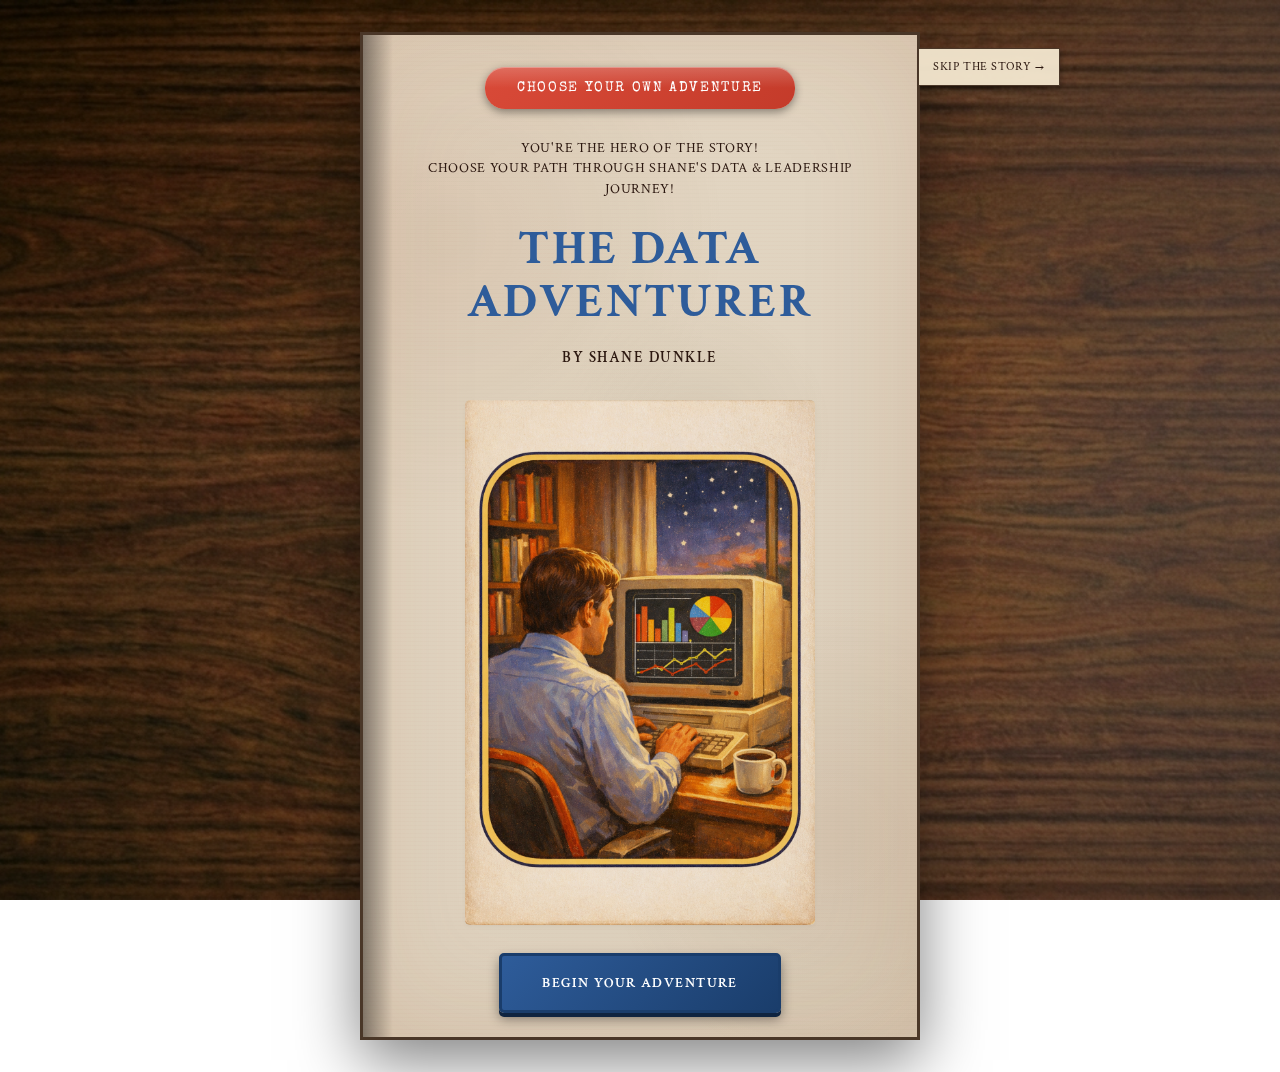
<file: index.html>
<!DOCTYPE html>
<html lang="en">
<head>
    <meta charset="UTF-8">
    <meta name="viewport" content="width=device-width, initial-scale=1.0">
    <title>The Data Adventurer - A Portfolio Journey</title>
    <meta name="description" content="An interactive Choose Your Own Adventure-style portfolio showcasing data projects, leadership skills, and publications">
    <link rel="stylesheet" href="styles.css?v=20">
    <link rel="preconnect" href="https://fonts.googleapis.com">
    <link rel="preconnect" href="https://fonts.gstatic.com" crossorigin>
    <link href="https://fonts.googleapis.com/css2?family=Merriweather:wght@400;700;900&family=Special+Elite&family=Crimson+Text:ital,wght@0,400;0,600;1,400&display=swap" rel="stylesheet">
</head>
<body class="cover-page">
    <div class="book-wrapper">
        <a href="projects.html" class="skip-link">Skip the Story →</a>
        <div class="book-cover">
            <div class="cover-texture"></div>
            <div class="cover-content">
                <div class="series-banner">CHOOSE YOUR OWN ADVENTURE</div>
                
                <div class="hero-tagline">
                    YOU'RE THE HERO OF THE STORY!<br>
                    CHOOSE YOUR PATH THROUGH SHANE'S DATA & LEADERSHIP JOURNEY!
                </div>
                
                <h1 class="cover-title">
                    THE DATA<br>ADVENTURER
                </h1>
                
                <div class="author-name">BY SHANE DUNKLE</div>
                
                <div class="cover-illustration">
                    <img src="cyoadata.png" alt="Data analyst working at computer with visualizations" />
                </div>
            
                <div class="enter-button-wrapper">
                    <a href="story.html" class="enter-button">
                        BEGIN YOUR ADVENTURE
                    </a>
                </div>
            </div>
            
            <div class="spine-shadow"></div>
        </div>
    </div>
    
    <script>
        // Add entrance animation
        window.addEventListener('load', () => {
            document.querySelector('.book-cover').classList.add('revealed');
        });
    </script>
</body>
</html>
</file>
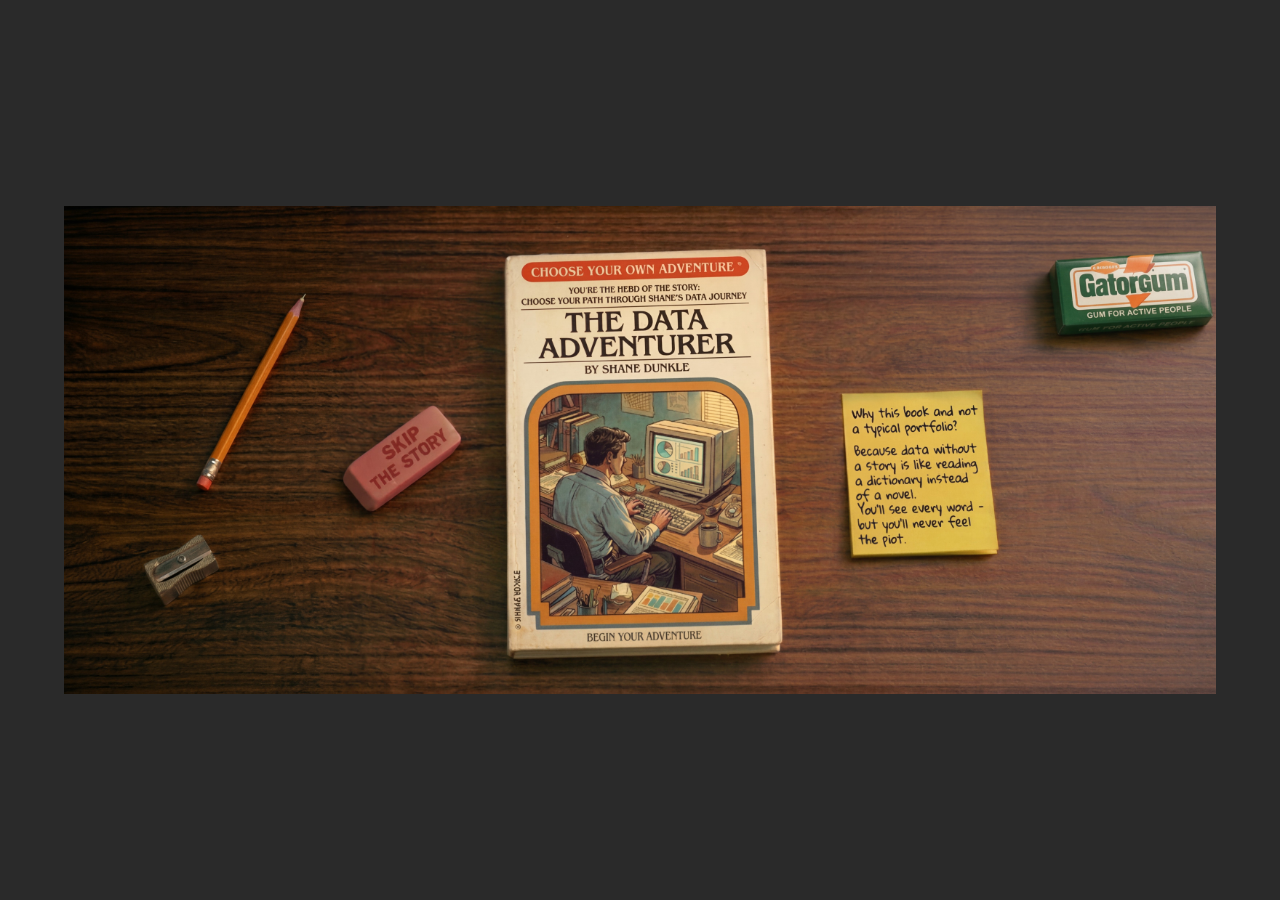
<file: landing_page.html>
<!DOCTYPE html>
<html lang="en">
<head>
    <meta charset="UTF-8">
    <meta name="viewport" content="width=device-width, initial-scale=1.0">
    <title>The Data Adventurer - Landing Page</title>
    <style>
        * {
            margin: 0;
            padding: 0;
            box-sizing: border-box;
        }
        
        body {
            font-family: Arial, sans-serif;
            background-color: #2a2a2a;
            display: flex;
            justify-content: center;
            align-items: center;
            min-height: 100vh;
            overflow: hidden;
        }
        
        .landing-container {
            position: relative;
            max-width: 1400px;
            width: 90vw;
            margin: auto;
        }
        
        .desk-image {
            width: 100%;
            height: auto;
            display: block;
        }
        
        /* Clickable area for the book */
        .book-button {
            position: absolute;
            left: 32%;
            top: 12%;
            width: 32%;
            height: 67%;
            cursor: pointer;
            transition: all 0.3s ease;
            border-radius: 8px;
        }
        
        .book-button:hover {
            background-color: rgba(255, 215, 0, 0.15);
            box-shadow: 0 0 30px rgba(255, 215, 0, 0.4);
        }
        
        .book-button:active {
            transform: scale(0.98);
        }
        
        /* Clickable area for the eraser */
        .eraser-button {
            position: absolute;
            left: 9%;
            top: 53%;
            width: 20%;
            height: 16%;
            cursor: pointer;
            transition: all 0.3s ease;
            border-radius: 6px;
        }
        
        .eraser-button:hover {
            background-color: rgba(255, 150, 150, 0.15);
            box-shadow: 0 0 20px rgba(255, 150, 150, 0.4);
        }
        
        .eraser-button:active {
            transform: scale(0.95);
        }
        
        /* Tooltip styling */
        .tooltip {
            position: absolute;
            background-color: rgba(0, 0, 0, 0.85);
            color: white;
            padding: 10px 16px;
            border-radius: 6px;
            font-size: 14px;
            pointer-events: none;
            opacity: 0;
            transition: opacity 0.3s ease;
            white-space: nowrap;
            z-index: 100;
            font-weight: 500;
            letter-spacing: 0.5px;
        }
        
        .book-button:hover .tooltip,
        .eraser-button:hover .tooltip {
            opacity: 1;
        }
        
        .book-button .tooltip {
            bottom: -45px;
            left: 50%;
            transform: translateX(-50%);
        }
        
        .eraser-button .tooltip {
            top: -45px;
            left: 50%;
            transform: translateX(-50%);
        }
        
        /* Subtle pulsing animation to draw attention */
        @keyframes pulse {
            0%, 100% {
                box-shadow: 0 0 0 0 rgba(255, 215, 0, 0);
            }
            50% {
                box-shadow: 0 0 20px 5px rgba(255, 215, 0, 0.3);
            }
        }
        
        @keyframes pulse-eraser {
            0%, 100% {
                box-shadow: 0 0 0 0 rgba(255, 150, 150, 0);
            }
            50% {
                box-shadow: 0 0 15px 3px rgba(255, 150, 150, 0.3);
            }
        }
        
        .book-button {
            animation: pulse 3s infinite;
        }
        
        .eraser-button {
            animation: pulse-eraser 3s infinite 0.5s;
        }
        
        /* Responsive adjustments */
        @media (max-width: 768px) {
            .landing-container {
                width: 95vw;
            }
            
            .tooltip {
                font-size: 12px;
                padding: 8px 12px;
            }
        }
    </style>
</head>
<body>
    <div class="landing-container">
        <img src="deskfull.png" alt="The Data Adventurer" class="desk-image">
        
        <!-- Book clickable area -->
        <a href="story.html" class="book-button" title="Begin Your Adventure">
            <div class="tooltip">📖 Begin Your Adventure</div>
        </a>
        
        <!-- Eraser clickable area -->
        <a href="projects.html" class="eraser-button" title="Skip the Story">
            <div class="tooltip">⏭️ Skip the Story</div>
        </a>
    </div>
</body>
</html>
</file>
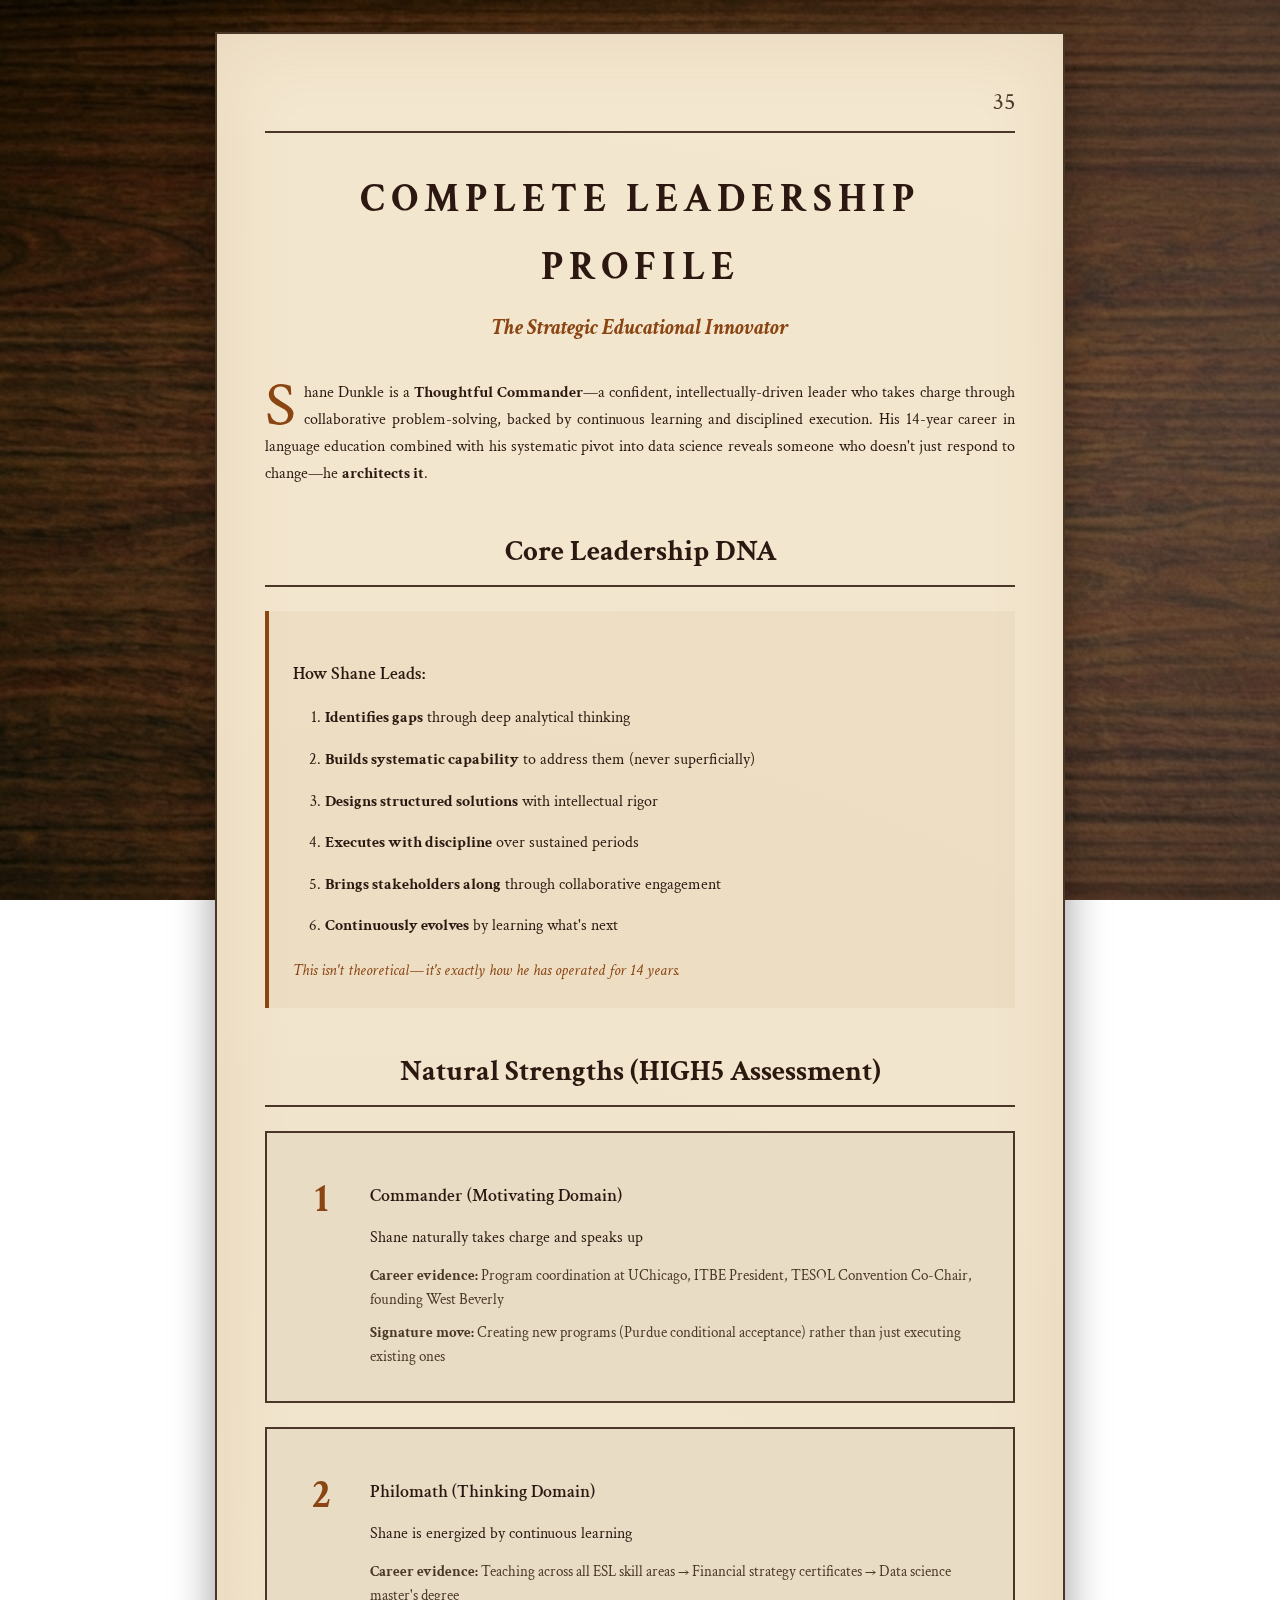
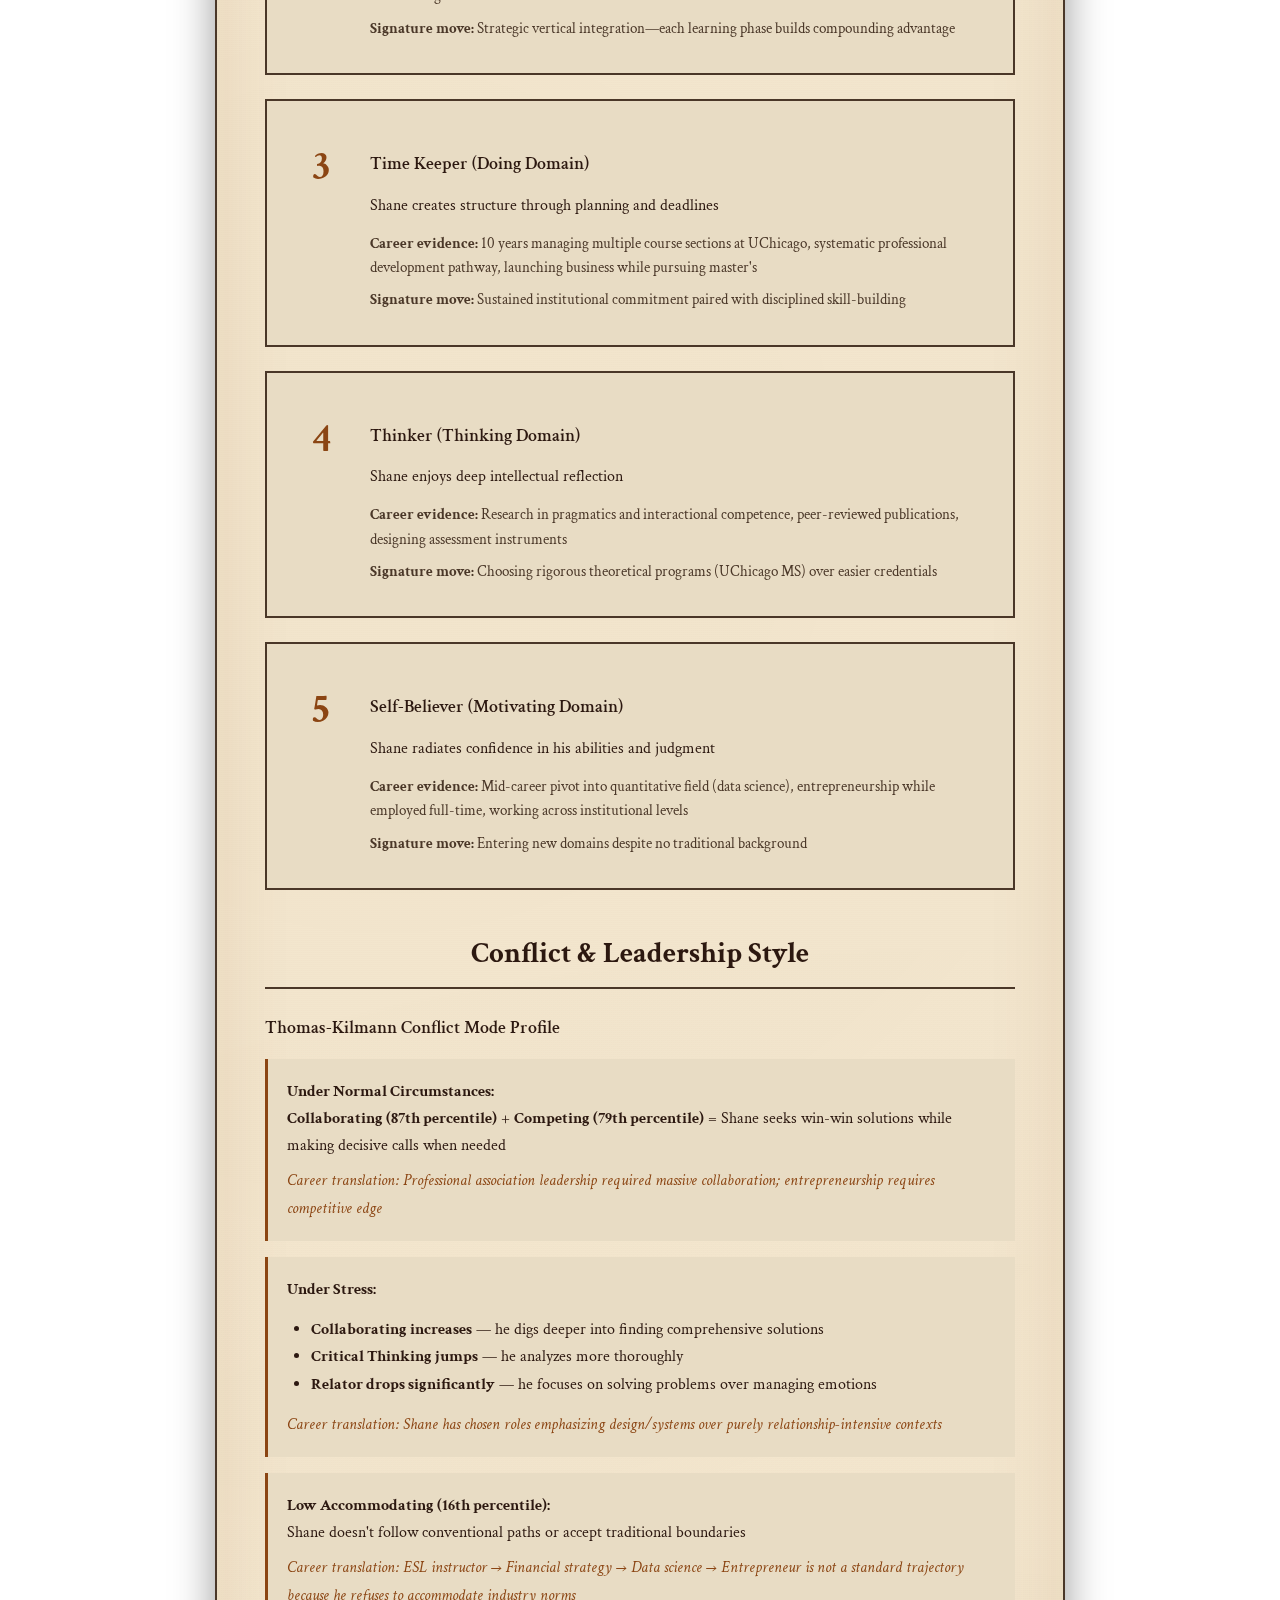
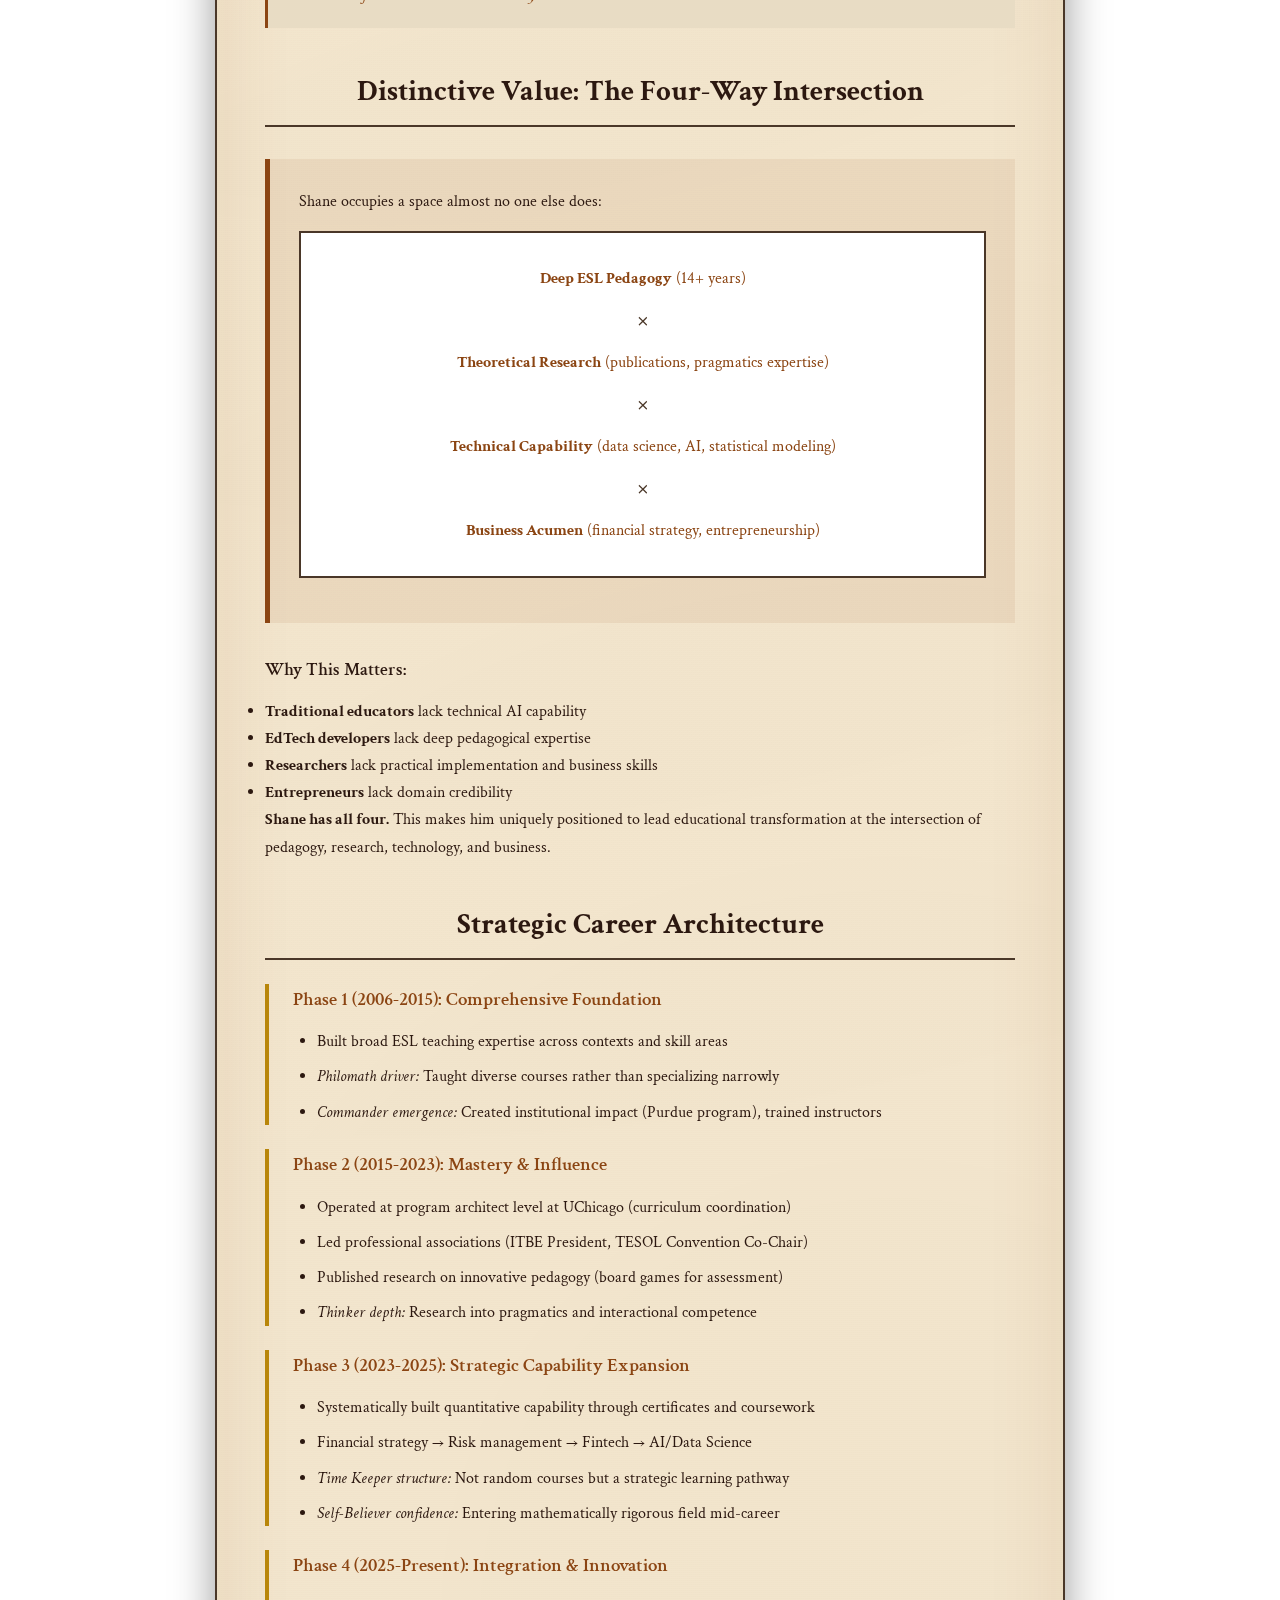
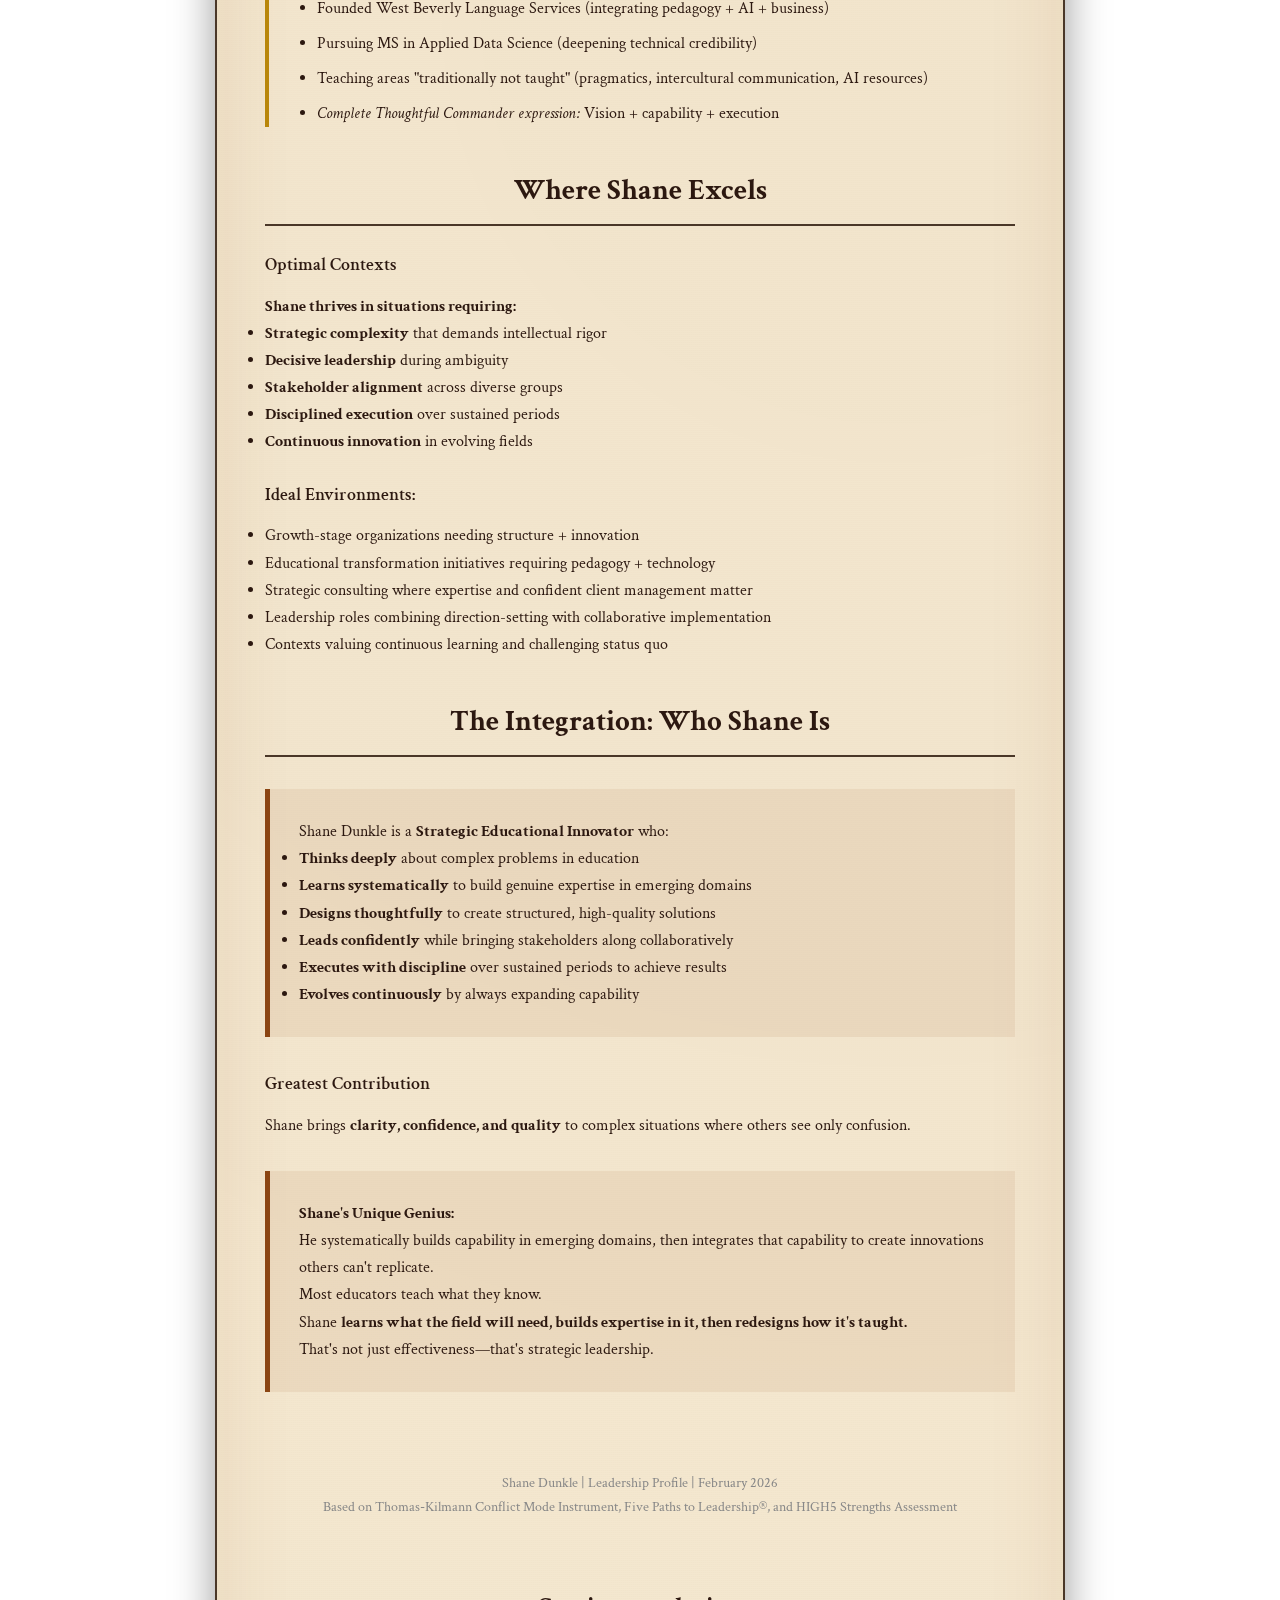
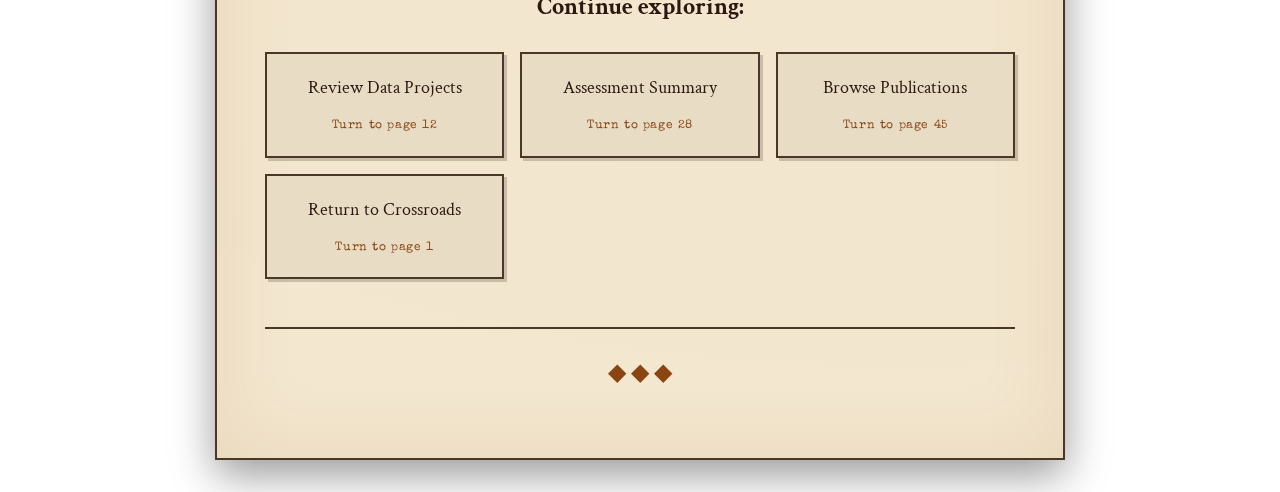
<file: leadership-profile.html>
<!DOCTYPE html>
<html lang="en">
<head>
    <meta charset="UTF-8">
    <meta name="viewport" content="width=device-width, initial-scale=1.0">
    <title>Leadership Profile - The Data Adventure</title>
    <link rel="stylesheet" href="styles.css?v=7">
    <link rel="preconnect" href="https://fonts.googleapis.com">
    <link rel="preconnect" href="https://fonts.gstatic.com" crossorigin>
    <link href="https://fonts.googleapis.com/css2?family=Merriweather:wght@400;700;900&family=Special+Elite&family=Crimson+Text:ital,wght@0,400;0,600;1,400&display=swap" rel="stylesheet">
</head>
<body class="story-page">
    <div class="book-wrapper">
        <div class="book-page leadership-profile">
            <div class="page-texture"></div>
            
            <div class="page-header">
                <div class="page-number">35</div>
            </div>
            
            <div class="page-content">
                <h1 class="chapter-title">COMPLETE LEADERSHIP PROFILE</h1>
                <h2 class="chapter-subtitle">The Strategic Educational Innovator</h2>
                
                <div class="story-text">
                    <p class="first-paragraph">
                        <span class="dropcap">S</span>hane Dunkle is a <strong>Thoughtful Commander</strong>—a confident, intellectually-driven leader who takes charge through collaborative problem-solving, backed by continuous learning and disciplined execution. His 14-year career in language education combined with his systematic pivot into data science reveals someone who doesn't just respond to change—he <strong>architects it</strong>.
                    </p>
                </div>

                <div class="profile-section">
                    <h3 class="section-title">Core Leadership DNA</h3>
                    
                    <div class="leadership-pattern">
                        <h4>How Shane Leads:</h4>
                        <ol class="leadership-steps">
                            <li><strong>Identifies gaps</strong> through deep analytical thinking</li>
                            <li><strong>Builds systematic capability</strong> to address them (never superficially)</li>
                            <li><strong>Designs structured solutions</strong> with intellectual rigor</li>
                            <li><strong>Executes with discipline</strong> over sustained periods</li>
                            <li><strong>Brings stakeholders along</strong> through collaborative engagement</li>
                            <li><strong>Continuously evolves</strong> by learning what's next</li>
                        </ol>
                        <p class="pattern-note">This isn't theoretical—it's exactly how he has operated for 14 years.</p>
                    </div>
                </div>

                <div class="profile-section">
                    <h3 class="section-title">Natural Strengths (HIGH5 Assessment)</h3>
                    
                    <div class="strength-card">
                        <div class="strength-number">1</div>
                        <div class="strength-content">
                            <h4>Commander (Motivating Domain)</h4>
                            <p>Shane naturally takes charge and speaks up</p>
                            <p class="evidence"><strong>Career evidence:</strong> Program coordination at UChicago, ITBE President, TESOL Convention Co-Chair, founding West Beverly</p>
                            <p class="evidence"><strong>Signature move:</strong> Creating new programs (Purdue conditional acceptance) rather than just executing existing ones</p>
                        </div>
                    </div>
                    
                    <div class="strength-card">
                        <div class="strength-number">2</div>
                        <div class="strength-content">
                            <h4>Philomath (Thinking Domain)</h4>
                            <p>Shane is energized by continuous learning</p>
                            <p class="evidence"><strong>Career evidence:</strong> Teaching across all ESL skill areas → Financial strategy certificates → Data science master's degree</p>
                            <p class="evidence"><strong>Signature move:</strong> Strategic vertical integration—each learning phase builds compounding advantage</p>
                        </div>
                    </div>
                    
                    <div class="strength-card">
                        <div class="strength-number">3</div>
                        <div class="strength-content">
                            <h4>Time Keeper (Doing Domain)</h4>
                            <p>Shane creates structure through planning and deadlines</p>
                            <p class="evidence"><strong>Career evidence:</strong> 10 years managing multiple course sections at UChicago, systematic professional development pathway, launching business while pursuing master's</p>
                            <p class="evidence"><strong>Signature move:</strong> Sustained institutional commitment paired with disciplined skill-building</p>
                        </div>
                    </div>
                    
                    <div class="strength-card">
                        <div class="strength-number">4</div>
                        <div class="strength-content">
                            <h4>Thinker (Thinking Domain)</h4>
                            <p>Shane enjoys deep intellectual reflection</p>
                            <p class="evidence"><strong>Career evidence:</strong> Research in pragmatics and interactional competence, peer-reviewed publications, designing assessment instruments</p>
                            <p class="evidence"><strong>Signature move:</strong> Choosing rigorous theoretical programs (UChicago MS) over easier credentials</p>
                        </div>
                    </div>
                    
                    <div class="strength-card">
                        <div class="strength-number">5</div>
                        <div class="strength-content">
                            <h4>Self-Believer (Motivating Domain)</h4>
                            <p>Shane radiates confidence in his abilities and judgment</p>
                            <p class="evidence"><strong>Career evidence:</strong> Mid-career pivot into quantitative field (data science), entrepreneurship while employed full-time, working across institutional levels</p>
                            <p class="evidence"><strong>Signature move:</strong> Entering new domains despite no traditional background</p>
                        </div>
                    </div>
                </div>

                <div class="profile-section">
                    <h3 class="section-title">Conflict & Leadership Style</h3>
                    
                    <div class="conflict-mode">
                        <h4>Thomas-Kilmann Conflict Mode Profile</h4>
                        
                        <div class="mode-box">
                            <strong>Under Normal Circumstances:</strong>
                            <p><strong>Collaborating (87th percentile)</strong> + <strong>Competing (79th percentile)</strong> = Shane seeks win-win solutions while making decisive calls when needed</p>
                            <p class="translation"><em>Career translation:</em> Professional association leadership required massive collaboration; entrepreneurship requires competitive edge</p>
                        </div>
                        
                        <div class="mode-box">
                            <strong>Under Stress:</strong>
                            <ul>
                                <li><strong>Collaborating increases</strong> — he digs deeper into finding comprehensive solutions</li>
                                <li><strong>Critical Thinking jumps</strong> — he analyzes more thoroughly</li>
                                <li><strong>Relator drops significantly</strong> — he focuses on solving problems over managing emotions</li>
                            </ul>
                            <p class="translation"><em>Career translation:</em> Shane has chosen roles emphasizing design/systems over purely relationship-intensive contexts</p>
                        </div>
                        
                        <div class="mode-box">
                            <strong>Low Accommodating (16th percentile):</strong>
                            <p>Shane doesn't follow conventional paths or accept traditional boundaries</p>
                            <p class="translation"><em>Career translation:</em> ESL instructor → Financial strategy → Data science → Entrepreneur is not a standard trajectory because he refuses to accommodate industry norms</p>
                        </div>
                    </div>
                </div>

                <div class="profile-section">
                    <h3 class="section-title">Distinctive Value: The Four-Way Intersection</h3>
                    
                    <div class="narrative-box">
                        <p>Shane occupies a space almost no one else does:</p>
                        <div class="intersection-diagram">
                            <div class="intersection-item"><strong>Deep ESL Pedagogy</strong> (14+ years)</div>
                            <div class="intersection-multiply">×</div>
                            <div class="intersection-item"><strong>Theoretical Research</strong> (publications, pragmatics expertise)</div>
                            <div class="intersection-multiply">×</div>
                            <div class="intersection-item"><strong>Technical Capability</strong> (data science, AI, statistical modeling)</div>
                            <div class="intersection-multiply">×</div>
                            <div class="intersection-item"><strong>Business Acumen</strong> (financial strategy, entrepreneurship)</div>
                        </div>
                    </div>
                    
                    <h4>Why This Matters:</h4>
                    <ul>
                        <li><strong>Traditional educators</strong> lack technical AI capability</li>
                        <li><strong>EdTech developers</strong> lack deep pedagogical expertise</li>
                        <li><strong>Researchers</strong> lack practical implementation and business skills</li>
                        <li><strong>Entrepreneurs</strong> lack domain credibility</li>
                    </ul>
                    <p><strong>Shane has all four.</strong> This makes him uniquely positioned to lead educational transformation at the intersection of pedagogy, research, technology, and business.</p>
                </div>

                <div class="profile-section">
                    <h3 class="section-title">Strategic Career Architecture</h3>
                    
                    <div class="career-phase">
                        <div class="phase-title">Phase 1 (2006-2015): Comprehensive Foundation</div>
                        <ul>
                            <li>Built broad ESL teaching expertise across contexts and skill areas</li>
                            <li><em>Philomath driver:</em> Taught diverse courses rather than specializing narrowly</li>
                            <li><em>Commander emergence:</em> Created institutional impact (Purdue program), trained instructors</li>
                        </ul>
                    </div>
                    
                    <div class="career-phase">
                        <div class="phase-title">Phase 2 (2015-2023): Mastery & Influence</div>
                        <ul>
                            <li>Operated at program architect level at UChicago (curriculum coordination)</li>
                            <li>Led professional associations (ITBE President, TESOL Convention Co-Chair)</li>
                            <li>Published research on innovative pedagogy (board games for assessment)</li>
                            <li><em>Thinker depth:</em> Research into pragmatics and interactional competence</li>
                        </ul>
                    </div>
                    
                    <div class="career-phase">
                        <div class="phase-title">Phase 3 (2023-2025): Strategic Capability Expansion</div>
                        <ul>
                            <li>Systematically built quantitative capability through certificates and coursework</li>
                            <li>Financial strategy → Risk management → Fintech → AI/Data Science</li>
                            <li><em>Time Keeper structure:</em> Not random courses but a strategic learning pathway</li>
                            <li><em>Self-Believer confidence:</em> Entering mathematically rigorous field mid-career</li>
                        </ul>
                    </div>
                    
                    <div class="career-phase">
                        <div class="phase-title">Phase 4 (2025-Present): Integration & Innovation</div>
                        <ul>
                            <li>Founded West Beverly Language Services (integrating pedagogy + AI + business)</li>
                            <li>Pursuing MS in Applied Data Science (deepening technical credibility)</li>
                            <li>Teaching areas "traditionally not taught" (pragmatics, intercultural communication, AI resources)</li>
                            <li><em>Complete Thoughtful Commander expression:</em> Vision + capability + execution</li>
                        </ul>
                    </div>
                </div>

                <div class="profile-section">
                    <h3 class="section-title">Where Shane Excels</h3>
                    
                    <h4>Optimal Contexts</h4>
                    <p><strong>Shane thrives in situations requiring:</strong></p>
                    <ul>
                        <li><strong>Strategic complexity</strong> that demands intellectual rigor</li>
                        <li><strong>Decisive leadership</strong> during ambiguity</li>
                        <li><strong>Stakeholder alignment</strong> across diverse groups</li>
                        <li><strong>Disciplined execution</strong> over sustained periods</li>
                        <li><strong>Continuous innovation</strong> in evolving fields</li>
                    </ul>
                    
                    <h4>Ideal Environments:</h4>
                    <ul>
                        <li>Growth-stage organizations needing structure + innovation</li>
                        <li>Educational transformation initiatives requiring pedagogy + technology</li>
                        <li>Strategic consulting where expertise and confident client management matter</li>
                        <li>Leadership roles combining direction-setting with collaborative implementation</li>
                        <li>Contexts valuing continuous learning and challenging status quo</li>
                    </ul>
                </div>

                <div class="profile-section">
                    <h3 class="section-title">The Integration: Who Shane Is</h3>
                    
                    <div class="narrative-box">
                        <p>Shane Dunkle is a <strong>Strategic Educational Innovator</strong> who:</p>
                        <ul>
                            <li><strong>Thinks deeply</strong> about complex problems in education</li>
                            <li><strong>Learns systematically</strong> to build genuine expertise in emerging domains</li>
                            <li><strong>Designs thoughtfully</strong> to create structured, high-quality solutions</li>
                            <li><strong>Leads confidently</strong> while bringing stakeholders along collaboratively</li>
                            <li><strong>Executes with discipline</strong> over sustained periods to achieve results</li>
                            <li><strong>Evolves continuously</strong> by always expanding capability</li>
                        </ul>
                    </div>
                    
                    <h4>Greatest Contribution</h4>
                    <p>Shane brings <strong>clarity, confidence, and quality</strong> to complex situations where others see only confusion.</p>
                    
                    <div class="narrative-box">
                        <p><strong>Shane's Unique Genius:</strong></p>
                        <p>He systematically builds capability in emerging domains, then integrates that capability to create innovations others can't replicate.</p>
                        <p>Most educators teach what they know.<br>
                        Shane <strong>learns what the field will need, builds expertise in it, then redesigns how it's taught.</strong></p>
                        <p>That's not just effectiveness—that's strategic leadership.</p>
                    </div>
                </div>

                <div style="text-align: center; padding: 20px 20px; color: #888; font-size: 14px;">
                <div class="accent-bar"></div>
                        <p style="margin-top: 20px;">Shane Dunkle | Leadership Profile | February 2026</p>
                       <p>Based on Thomas-Kilmann Conflict Mode Instrument, Five Paths to Leadership®, and HIGH5 Strengths Assessment</p>
             </div>

                <div class="navigation-choices">
                    <h3 class="choices-header">Continue exploring:</h3>
                    <div class="mini-choices">
                        <a href="projects.html" class="mini-choice">
                            <span class="choice-text">Review Data Projects</span>
                            <span class="page-ref">Turn to page 12</span>
                        </a>
                        <a href="leadership.html" class="mini-choice">
                            <span class="choice-text">Assessment Summary</span>
                            <span class="page-ref">Turn to page 28</span>
                        </a>
                        <a href="publications.html" class="mini-choice">
                            <span class="choice-text">Browse Publications</span>
                            <span class="page-ref">Turn to page 45</span>
                        </a>
                        <a href="story.html" class="mini-choice">
                            <span class="choice-text">Return to Crossroads</span>
                            <span class="page-ref">Turn to page 1</span>
                        </a>
                    </div>
                </div>
            </div>
            
            <div class="page-footer">
                <div class="footer-flourish">◆ ◆ ◆</div>
            </div>
        </div>
    </div>
</body>
</html>
</file>
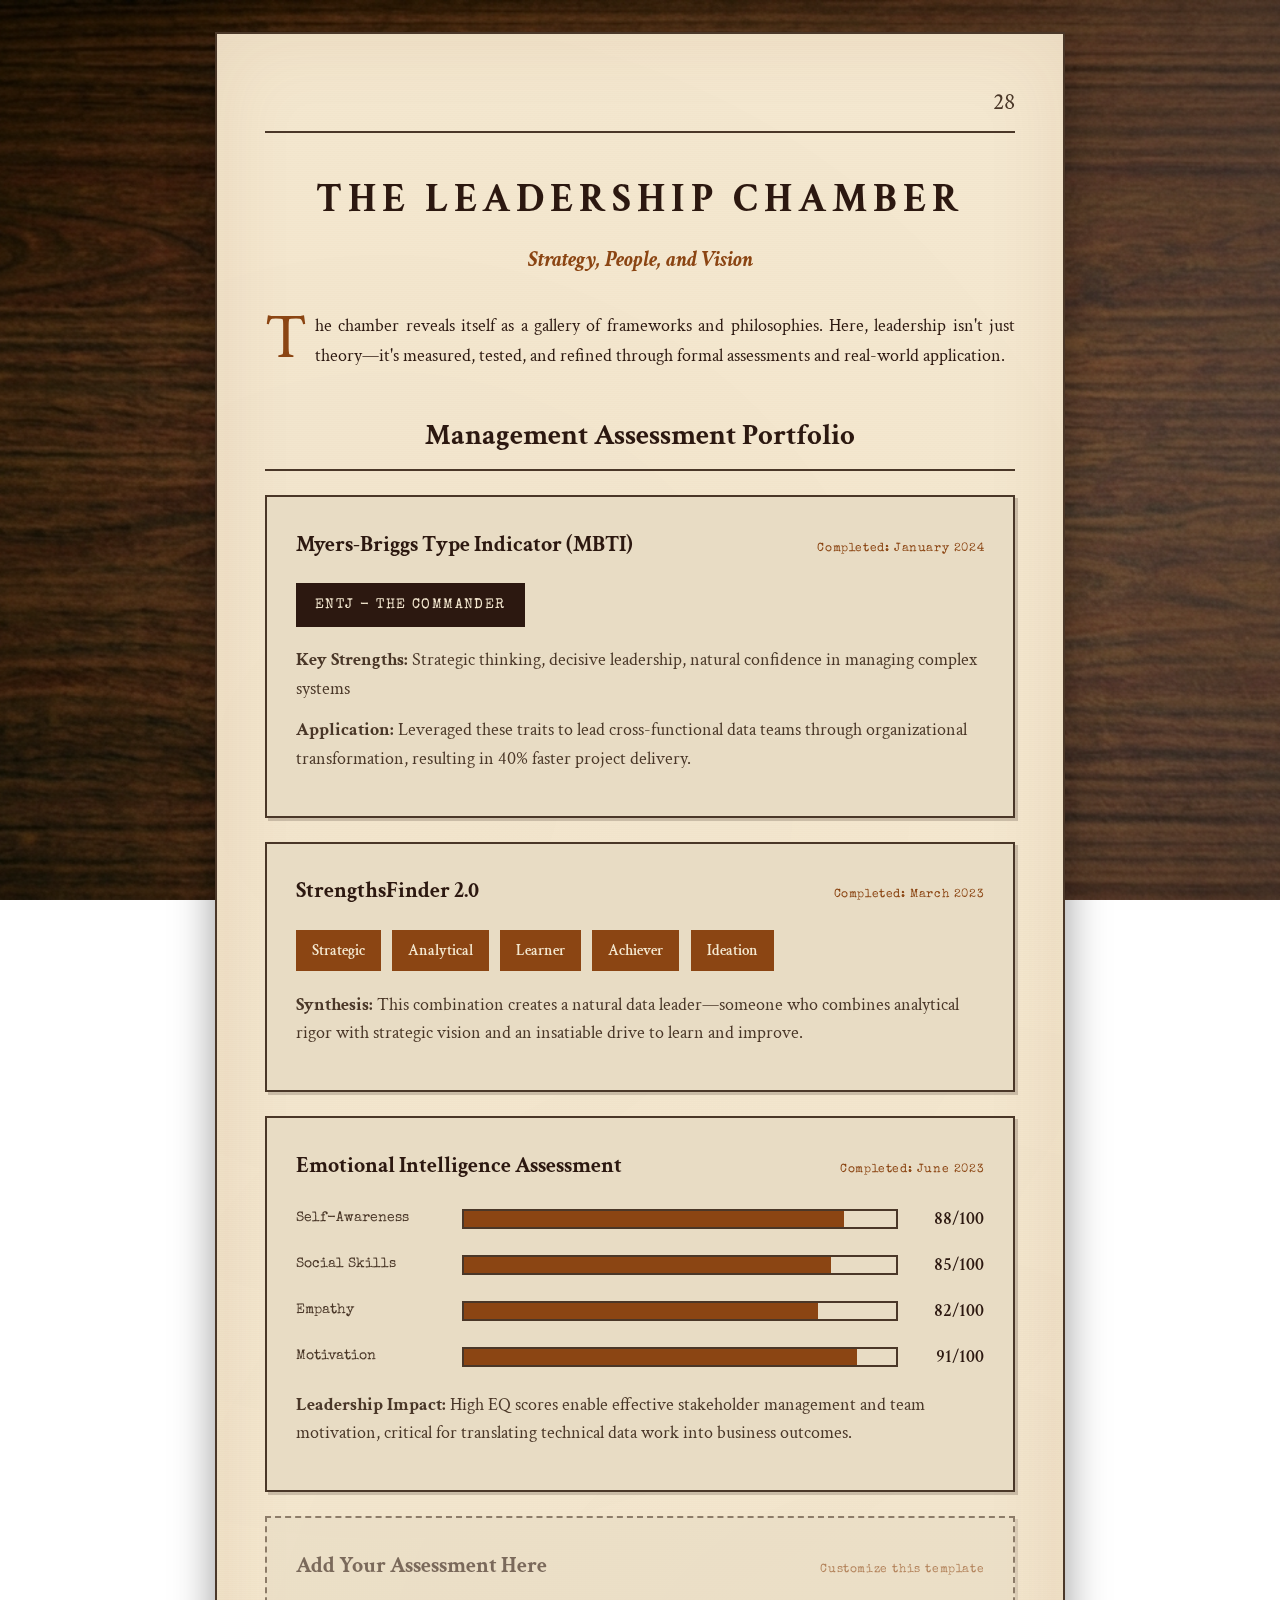
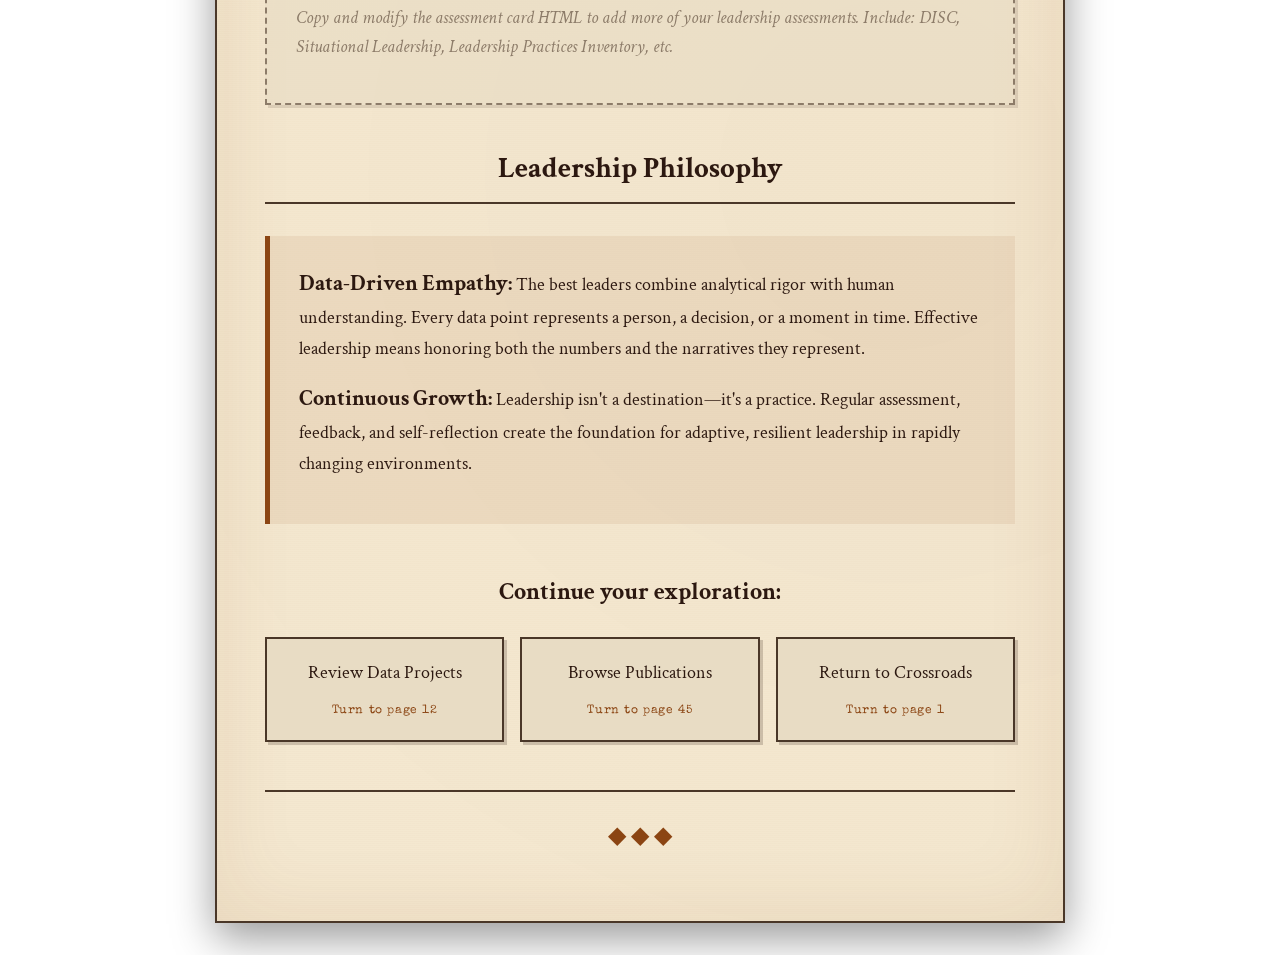
<file: leadership.html>
<!DOCTYPE html>
<html lang="en">
<head>
    <meta charset="UTF-8">
    <meta name="viewport" content="width=device-width, initial-scale=1.0">
    <title>Leadership Chamber - The Data Adventure</title>
    <link rel="stylesheet" href="styles.css?v=7">
    <link rel="preconnect" href="https://fonts.googleapis.com">
    <link rel="preconnect" href="https://fonts.gstatic.com" crossorigin>
    <link href="https://fonts.googleapis.com/css2?family=Merriweather:wght@400;700;900&family=Special+Elite&family=Crimson+Text:ital,wght@0,400;0,600;1,400&display=swap" rel="stylesheet">
</head>
<body class="story-page">
    <div class="book-wrapper">
        <div class="book-page">
            <div class="page-texture"></div>
            
            <div class="page-header">
                <div class="page-number">28</div>
            </div>
            
            <div class="page-content">
                <h1 class="chapter-title">THE LEADERSHIP CHAMBER</h1>
                <h2 class="chapter-subtitle">Strategy, People, and Vision</h2>
                
                <div class="story-text">
                    <p class="first-paragraph">
                        <span class="dropcap">T</span>he chamber reveals itself as a gallery of frameworks and philosophies. Here, leadership isn't just theory—it's measured, tested, and refined through formal assessments and real-world application.
                    </p>
                </div>
                
                <div class="assessment-section">
                    <h3 class="section-title">Management Assessment Portfolio</h3>
                    
                    <!-- Assessment Card Template -->
                    <div class="assessment-card">
                        <div class="assessment-header">
                            <h4 class="assessment-name">Myers-Briggs Type Indicator (MBTI)</h4>
                            <div class="assessment-date">Completed: January 2024</div>
                        </div>
                        <div class="assessment-result">
                            <div class="result-badge">ENTJ - The Commander</div>
                        </div>
                        <div class="assessment-insights">
                            <p><strong>Key Strengths:</strong> Strategic thinking, decisive leadership, natural confidence in managing complex systems</p>
                            <p><strong>Application:</strong> Leveraged these traits to lead cross-functional data teams through organizational transformation, resulting in 40% faster project delivery.</p>
                        </div>
                    </div>
                    
                    <div class="assessment-card">
                        <div class="assessment-header">
                            <h4 class="assessment-name">StrengthsFinder 2.0</h4>
                            <div class="assessment-date">Completed: March 2023</div>
                        </div>
                        <div class="assessment-result">
                            <div class="strengths-list">
                                <span class="strength-badge">Strategic</span>
                                <span class="strength-badge">Analytical</span>
                                <span class="strength-badge">Learner</span>
                                <span class="strength-badge">Achiever</span>
                                <span class="strength-badge">Ideation</span>
                            </div>
                        </div>
                        <div class="assessment-insights">
                            <p><strong>Synthesis:</strong> This combination creates a natural data leader—someone who combines analytical rigor with strategic vision and an insatiable drive to learn and improve.</p>
                        </div>
                    </div>
                    
                    <div class="assessment-card">
                        <div class="assessment-header">
                            <h4 class="assessment-name">Emotional Intelligence Assessment</h4>
                            <div class="assessment-date">Completed: June 2023</div>
                        </div>
                        <div class="assessment-result">
                            <div class="eq-scores">
                                <div class="eq-item">
                                    <span class="eq-label">Self-Awareness</span>
                                    <div class="eq-bar" style="--score: 88%"></div>
                                    <span class="eq-score">88/100</span>
                                </div>
                                <div class="eq-item">
                                    <span class="eq-label">Social Skills</span>
                                    <div class="eq-bar" style="--score: 85%"></div>
                                    <span class="eq-score">85/100</span>
                                </div>
                                <div class="eq-item">
                                    <span class="eq-label">Empathy</span>
                                    <div class="eq-bar" style="--score: 82%"></div>
                                    <span class="eq-score">82/100</span>
                                </div>
                                <div class="eq-item">
                                    <span class="eq-label">Motivation</span>
                                    <div class="eq-bar" style="--score: 91%"></div>
                                    <span class="eq-score">91/100</span>
                                </div>
                            </div>
                        </div>
                        <div class="assessment-insights">
                            <p><strong>Leadership Impact:</strong> High EQ scores enable effective stakeholder management and team motivation, critical for translating technical data work into business outcomes.</p>
                        </div>
                    </div>
                    
                    <!-- Placeholder for adding more assessments -->
                    <div class="assessment-card placeholder">
                        <div class="assessment-header">
                            <h4 class="assessment-name">Add Your Assessment Here</h4>
                            <div class="assessment-date">Customize this template</div>
                        </div>
                        <div class="assessment-insights">
                            <p><em>Copy and modify the assessment card HTML to add more of your leadership assessments. Include: DISC, Situational Leadership, Leadership Practices Inventory, etc.</em></p>
                        </div>
                    </div>
                </div>
                
                <div class="leadership-philosophy">
                    <h3 class="section-title">Leadership Philosophy</h3>
                    <div class="philosophy-box">
                        <p><strong>Data-Driven Empathy:</strong> The best leaders combine analytical rigor with human understanding. Every data point represents a person, a decision, or a moment in time. Effective leadership means honoring both the numbers and the narratives they represent.</p>
                        
                        <p><strong>Continuous Growth:</strong> Leadership isn't a destination—it's a practice. Regular assessment, feedback, and self-reflection create the foundation for adaptive, resilient leadership in rapidly changing environments.</p>
                    </div>
                </div>
                
                <div class="navigation-choices">
                    <h3 class="choices-header">Continue your exploration:</h3>
                    <div class="mini-choices">
                        <a href="projects.html" class="mini-choice">
                            <span class="choice-text">Review Data Projects</span>
                            <span class="page-ref">Turn to page 12</span>
                        </a>
                        <a href="publications.html" class="mini-choice">
                            <span class="choice-text">Browse Publications</span>
                            <span class="page-ref">Turn to page 45</span>
                        </a>
                        <a href="story.html" class="mini-choice">
                            <span class="choice-text">Return to Crossroads</span>
                            <span class="page-ref">Turn to page 1</span>
                        </a>
                    </div>
                </div>
            </div>
            
            <div class="page-footer">
                <div class="footer-flourish">◆ ◆ ◆</div>
            </div>
        </div>
    </div>
</body>
</html>
</file>
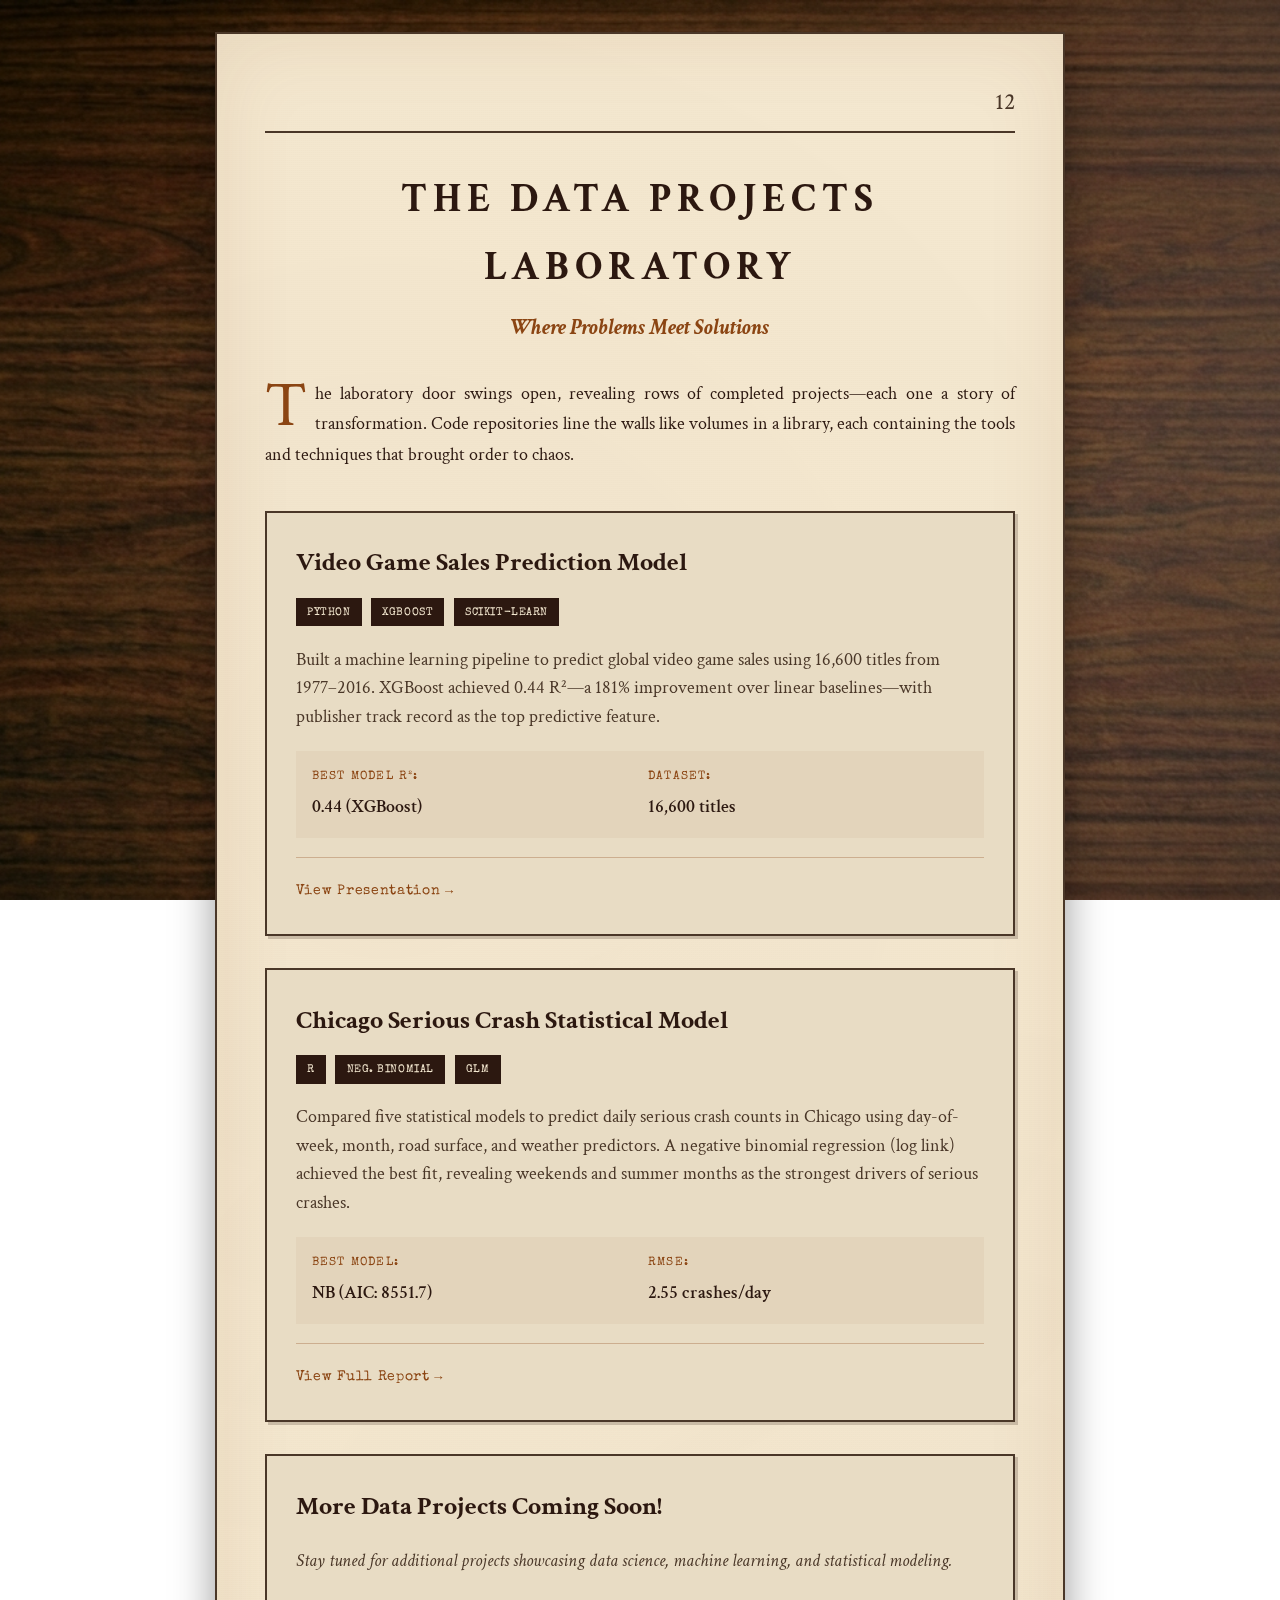
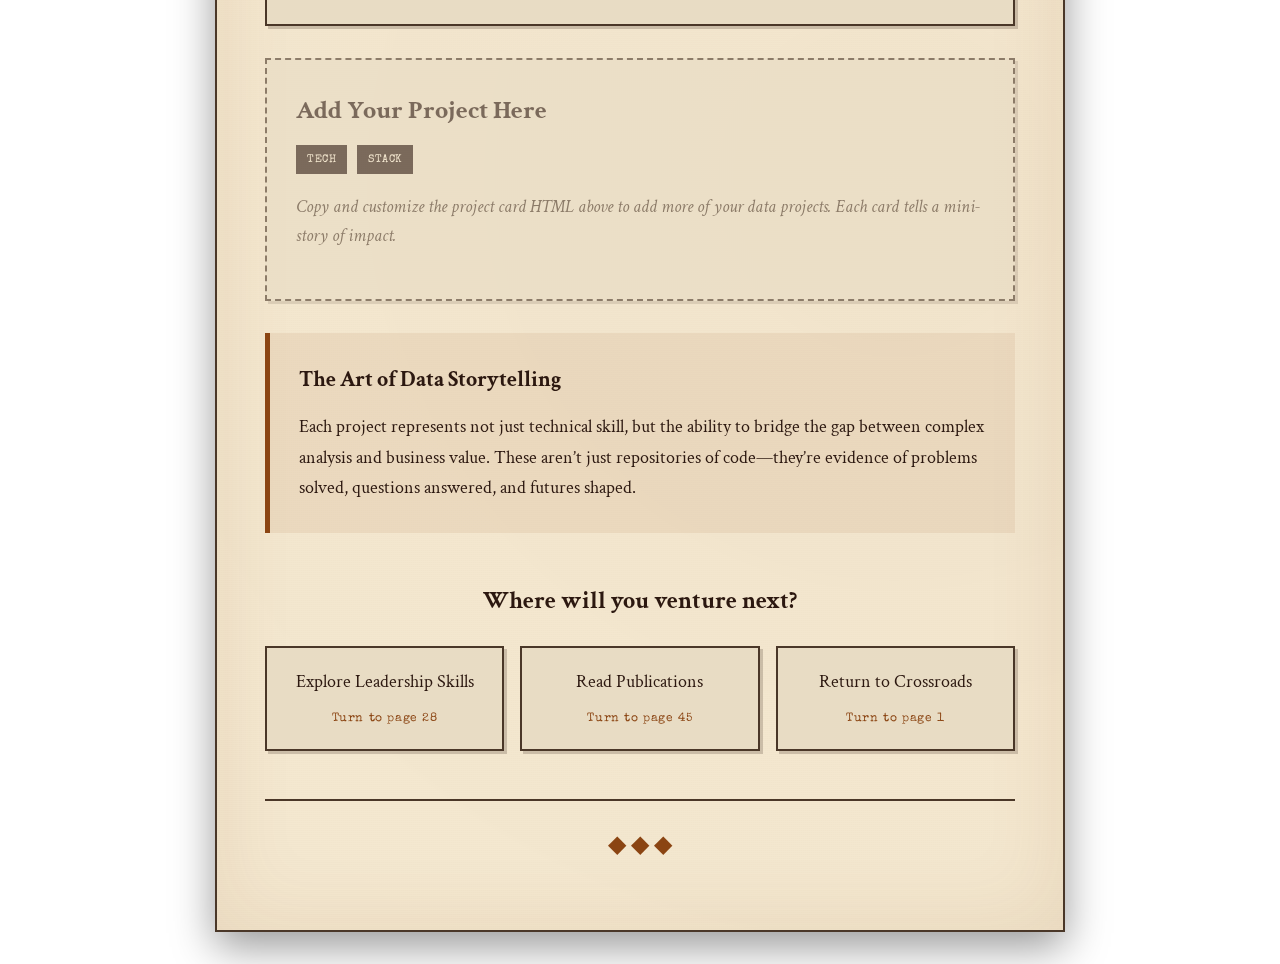
<file: projects.html>
<!DOCTYPE html>
<html lang="en">
<head>
    <meta charset="UTF-8">
    <meta name="viewport" content="width=device-width, initial-scale=1.0">
    <title>Data Projects - The Data Adventure</title>
    <link rel="stylesheet" href="styles.css">
    <link rel="preconnect" href="https://fonts.googleapis.com">
    <link rel="preconnect" href="https://fonts.gstatic.com" crossorigin>
    <link href="https://fonts.googleapis.com/css2?family=Merriweather:wght@400;700;900&family=Special+Elite&family=Crimson+Text:ital,wght@0,400;0,600;1,400&display=swap" rel="stylesheet">
</head>
<body class="story-page">
    <div class="book-wrapper">
        <div class="book-page">
            <div class="page-texture"></div>

            <div class="page-header">
                <div class="page-number">12</div>
            </div>

            <div class="page-content">
                <h1 class="chapter-title">THE DATA PROJECTS LABORATORY</h1>
                <h2 class="chapter-subtitle">Where Problems Meet Solutions</h2>

                <div class="story-text">
                    <p class="first-paragraph">
                        <span class="dropcap">T</span>he laboratory door swings open, revealing rows of completed projects—each one a story of transformation. Code repositories line the walls like volumes in a library, each containing the tools and techniques that brought order to chaos.
                    </p>
                </div>

                <div class="projects-grid">
                    <!-- Video Game Sales Prediction Model -->
                    <div class="project-card">
                        <div class="project-header">
                            <h3 class="project-title">Video Game Sales Prediction Model</h3>
                            <div class="project-tags">
                                <span class="tag">Python</span>
                                <span class="tag">XGBoost</span>
                                <span class="tag">Scikit-learn</span>
                            </div>
                        </div>
                        <div class="project-description">
                            <p>Built a machine learning pipeline to predict global video game sales using 16,600 titles from 1977–2016. XGBoost achieved 0.44 R²—a 181% improvement over linear baselines—with publisher track record as the top predictive feature.</p>
                        </div>
                        <div class="project-details">
                            <div class="detail-item">
                                <span class="detail-label">Best Model R²:</span>
                                <span class="detail-value">0.44 (XGBoost)</span>
                            </div>
                            <div class="detail-item">
                                <span class="detail-label">Dataset:</span>
                                <span class="detail-value">16,600 titles</span>
                            </div>
                        </div>
                        <div class="project-links">
                            <a href="slideshow.html" class="project-link" target="_blank">
                                <span>View Presentation →</span>
                            </a>
                        </div>
                    </div>

                    <div class="project-card">
                        <div class="project-header">
                            <h3 class="project-title">Chicago Serious Crash Statistical Model</h3>
                            <div class="project-tags">
                                <span class="tag">R</span>
                                <span class="tag">Neg. Binomial</span>
                                <span class="tag">GLM</span>
                            </div>
                        </div>
                        <div class="project-description">
                            <p>Compared five statistical models to predict daily serious crash counts in Chicago using day-of-week, month, road surface, and weather predictors. A negative binomial regression (log link) achieved the best fit, revealing weekends and summer months as the strongest drivers of serious crashes.</p>
                        </div>
                        <div class="project-details">
                            <div class="detail-item">
                                <span class="detail-label">Best Model:</span>
                                <span class="detail-value">NB (AIC: 8551.7)</span>
                            </div>
                            <div class="detail-item">
                                <span class="detail-label">RMSE:</span>
                                <span class="detail-value">2.55 crashes/day</span>
                            </div>
                        </div>
                        <div class="project-links">
                            <a href="MS-ADS Stat Crash Model.pdf" class="project-link" target="_blank">
                                <span>View Full Report →</span>
                            </a>
                        </div>
                    </div>

                    <div class="project-card">
                        <div class="project-header">
                            <h3 class="project-title">More Data Projects Coming Soon!</h3>
                        </div>
                        <div class="project-description">
                            <p><em>Stay tuned for additional projects showcasing data science, machine learning, and statistical modeling.</em></p>
                        </div>
                    </div>

                    <!-- Add more project cards as needed -->
                    <div class="project-card placeholder">
                        <div class="project-header">
                            <h3 class="project-title">Add Your Project Here</h3>
                            <div class="project-tags">
                                <span class="tag">Tech</span>
                                <span class="tag">Stack</span>
                            </div>
                        </div>
                        <div class="project-description">
                            <p><em>Copy and customize the project card HTML above to add more of your data projects. Each card tells a mini-story of impact.</em></p>
                        </div>
                    </div>
                </div>

                <div class="narrative-box">
                    <h3>The Art of Data Storytelling</h3>
                    <p>Each project represents not just technical skill, but the ability to bridge the gap between complex analysis and business value. These aren’t just repositories of code—they’re evidence of problems solved, questions answered, and futures shaped.</p>
                </div>

                <div class="navigation-choices">
                    <h3 class="choices-header">Where will you venture next?</h3>
                    <div class="mini-choices">
                        <a href="leadership.html" class="mini-choice">
                            <span class="choice-text">Explore Leadership Skills</span>
                            <span class="page-ref">Turn to page 28</span>
                        </a>
                        <a href="publications.html" class="mini-choice">
                            <span class="choice-text">Read Publications</span>
                            <span class="page-ref">Turn to page 45</span>
                        </a>
                        <a href="story.html" class="mini-choice">
                            <span class="choice-text">Return to Crossroads</span>
                            <span class="page-ref">Turn to page 1</span>
                        </a>
                    </div>
                </div>
            </div>

            <div class="page-footer">
                <div class="footer-flourish">◆ ◆ ◆</div>
            </div>
        </div>
    </div>
</body>
</html>
</file>
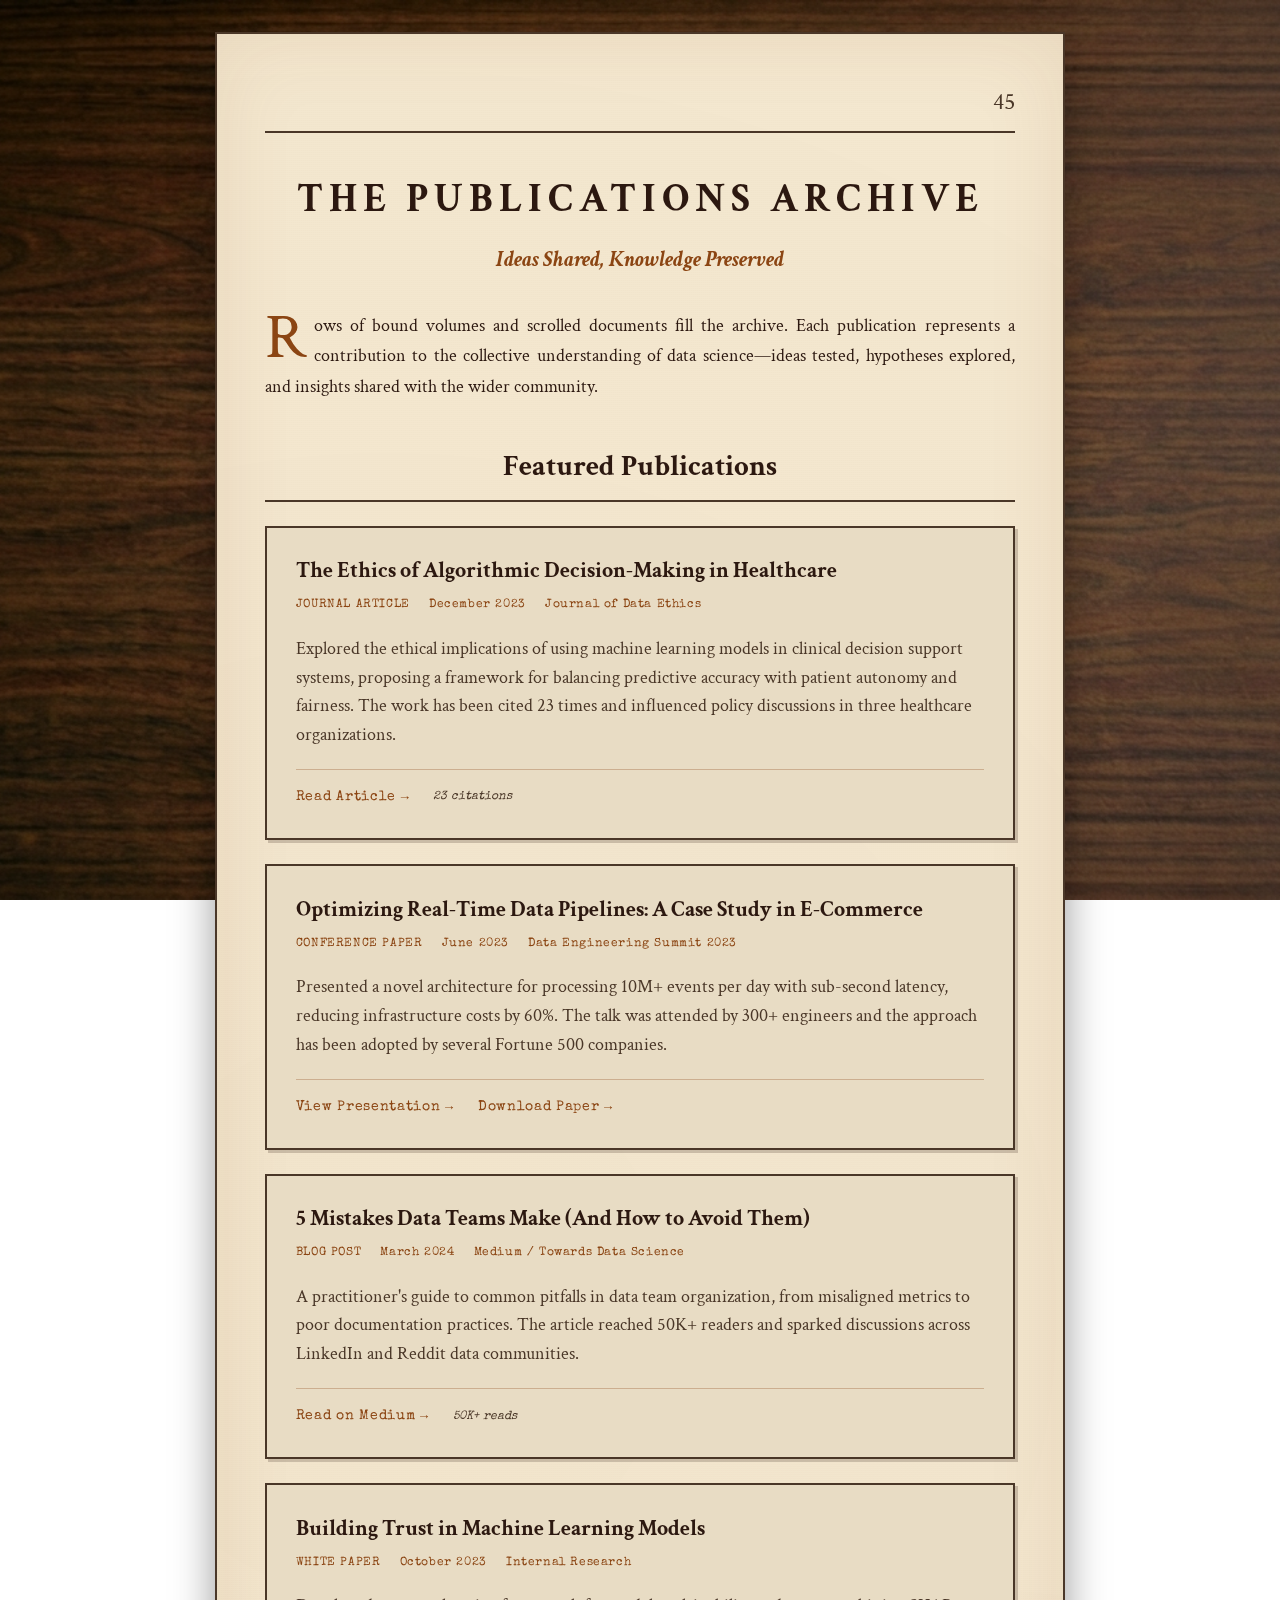
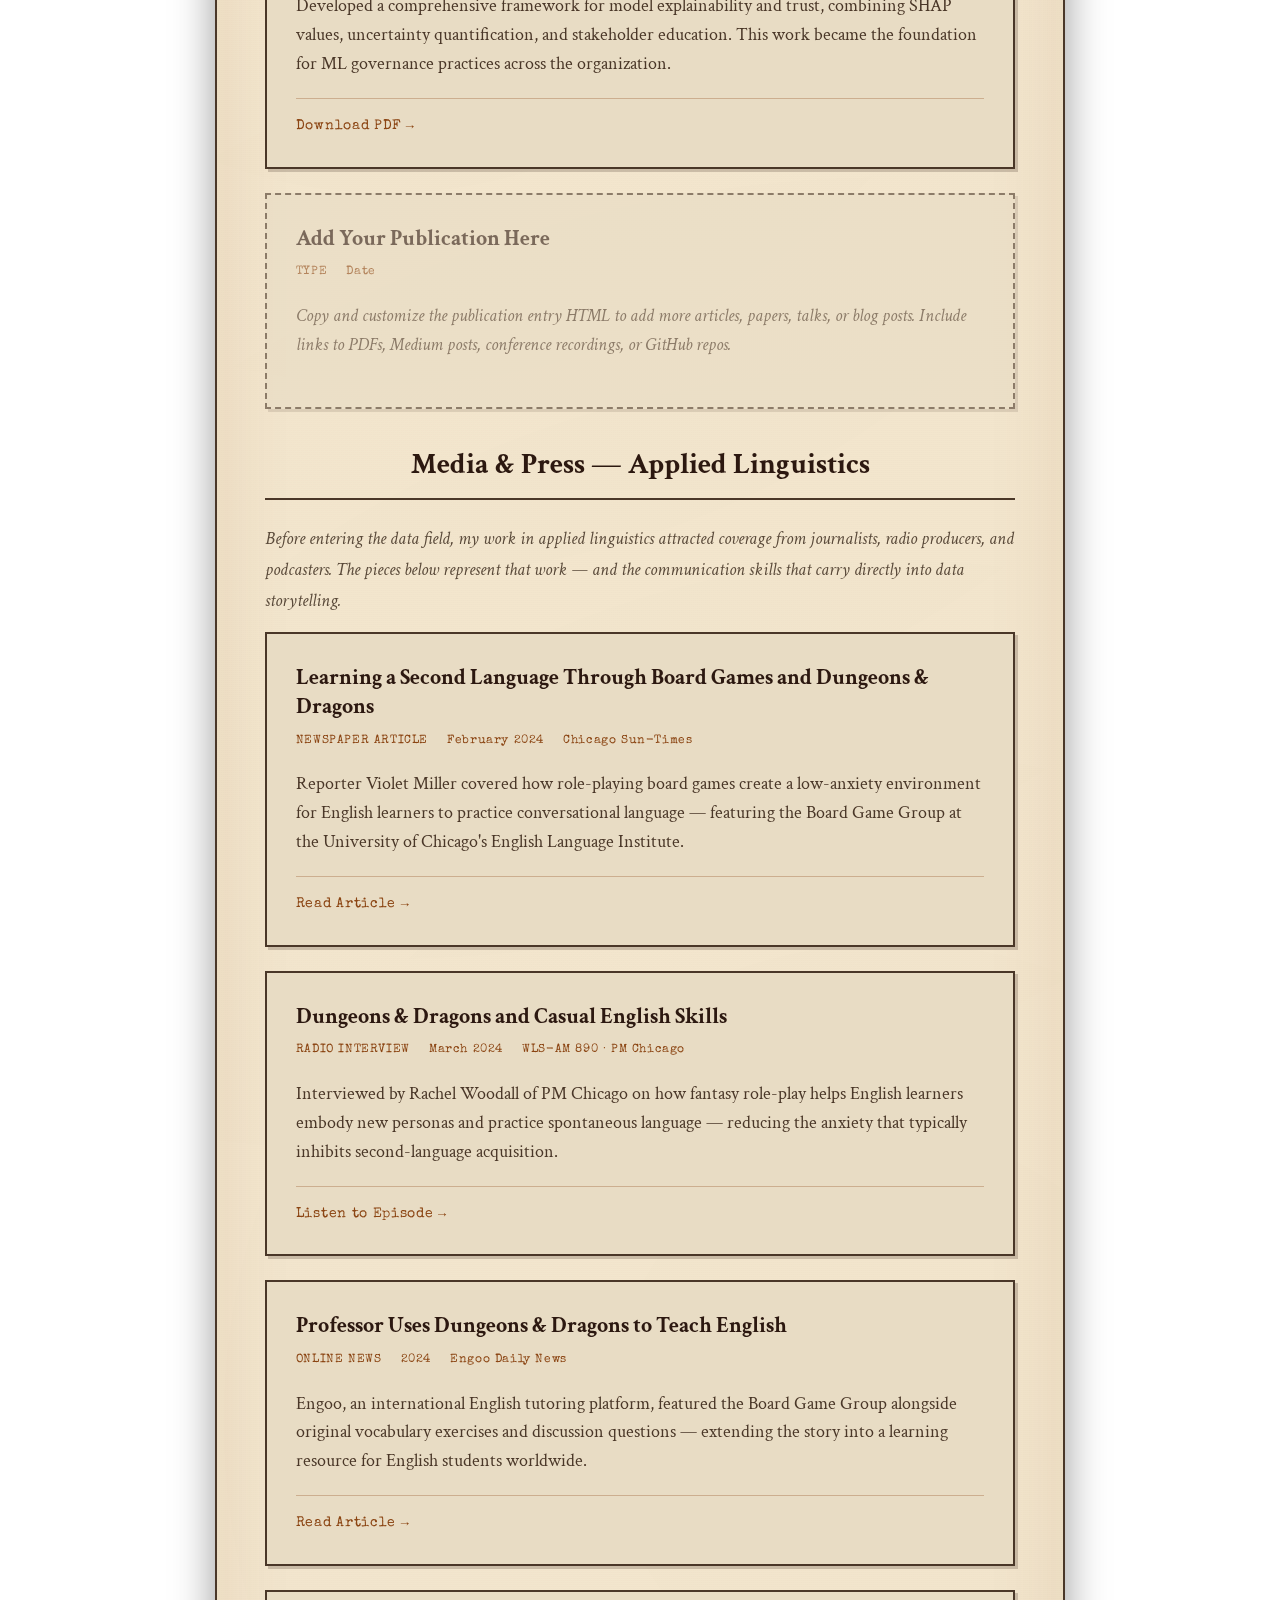
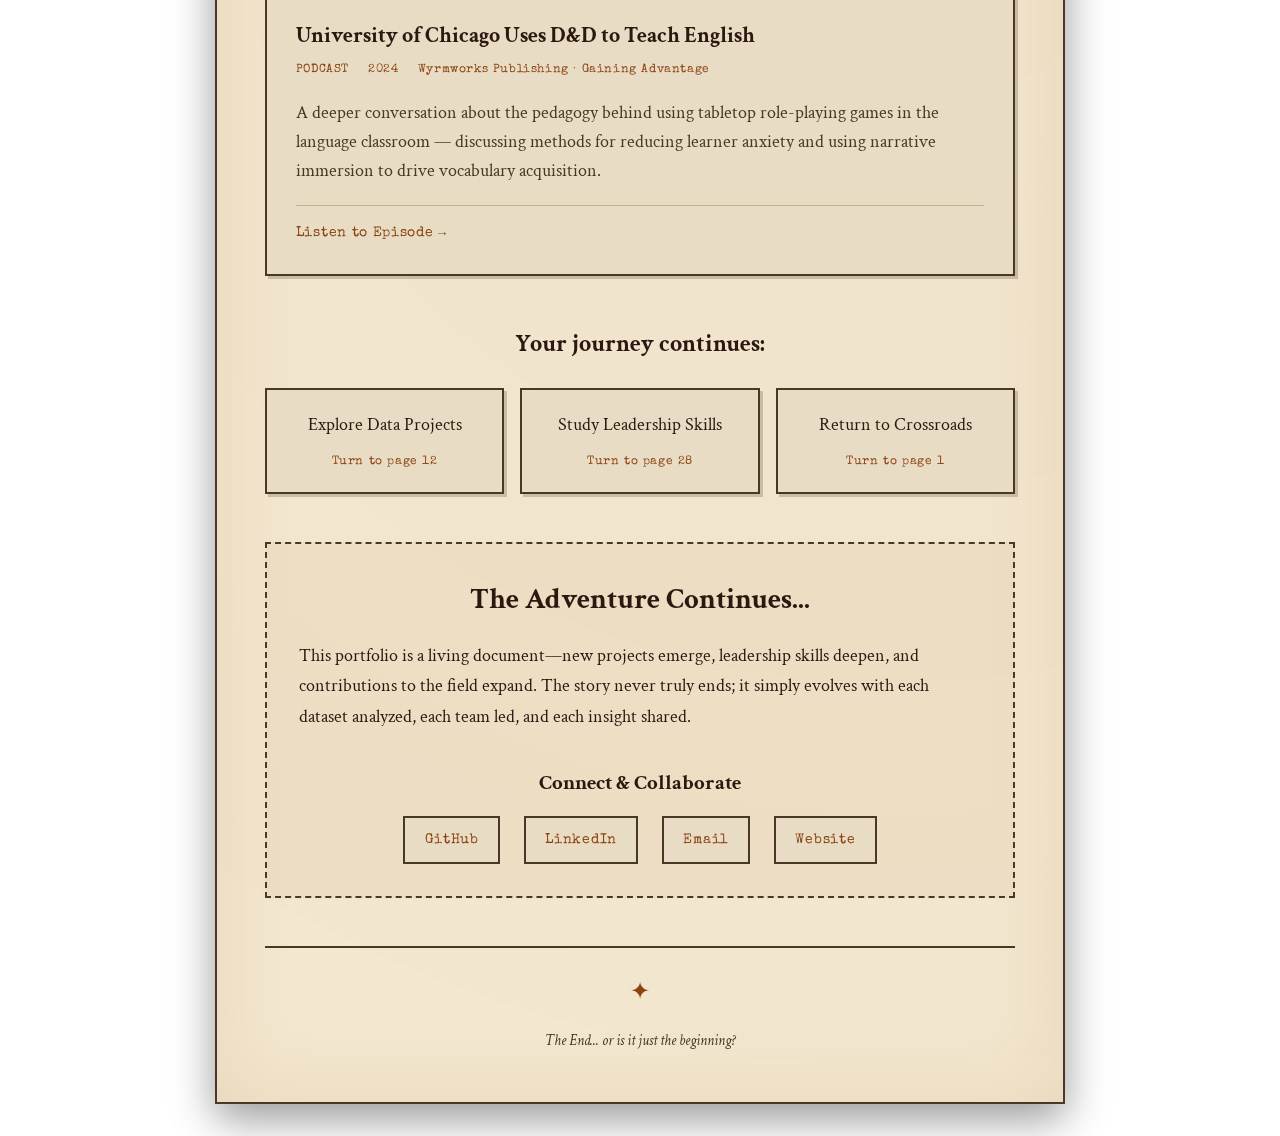
<file: publications.html>
<!DOCTYPE html>
<html lang="en">
<head>
    <meta charset="UTF-8">
    <meta name="viewport" content="width=device-width, initial-scale=1.0">
    <title>Publications Archive - The Data Adventure</title>
    <link rel="stylesheet" href="styles.css">
    <link rel="preconnect" href="https://fonts.googleapis.com">
    <link rel="preconnect" href="https://fonts.gstatic.com" crossorigin>
    <link href="https://fonts.googleapis.com/css2?family=Merriweather:wght@400;700;900&family=Special+Elite&family=Crimson+Text:ital,wght@0,400;0,600;1,400&display=swap" rel="stylesheet">
</head>
<body class="story-page">
    <div class="book-wrapper">
        <div class="book-page">
            <div class="page-texture"></div>
            
            <div class="page-header">
                <div class="page-number">45</div>
            </div>
            
            <div class="page-content">
                <h1 class="chapter-title">THE PUBLICATIONS ARCHIVE</h1>
                <h2 class="chapter-subtitle">Ideas Shared, Knowledge Preserved</h2>
                
                <div class="story-text">
                    <p class="first-paragraph">
                        <span class="dropcap">R</span>ows of bound volumes and scrolled documents fill the archive. Each publication represents a contribution to the collective understanding of data science—ideas tested, hypotheses explored, and insights shared with the wider community.
                    </p>
                </div>
                
                <div class="publications-section">
                    <h3 class="section-title">Featured Publications</h3>
                    
                    <div class="publication-entry">
                        <div class="publication-header">
                            <h4 class="publication-title">The Ethics of Algorithmic Decision-Making in Healthcare</h4>
                            <div class="publication-meta">
                                <span class="pub-type">Journal Article</span>
                                <span class="pub-date">December 2023</span>
                                <span class="pub-venue">Journal of Data Ethics</span>
                            </div>
                        </div>
                        <div class="publication-abstract">
                            <p>Explored the ethical implications of using machine learning models in clinical decision support systems, proposing a framework for balancing predictive accuracy with patient autonomy and fairness. The work has been cited 23 times and influenced policy discussions in three healthcare organizations.</p>
                        </div>
                        <div class="publication-footer">
                            <a href="#" class="pub-link">Read Article →</a>
                            <span class="citation-count">23 citations</span>
                        </div>
                    </div>
                    
                    <div class="publication-entry">
                        <div class="publication-header">
                            <h4 class="publication-title">Optimizing Real-Time Data Pipelines: A Case Study in E-Commerce</h4>
                            <div class="publication-meta">
                                <span class="pub-type">Conference Paper</span>
                                <span class="pub-date">June 2023</span>
                                <span class="pub-venue">Data Engineering Summit 2023</span>
                            </div>
                        </div>
                        <div class="publication-abstract">
                            <p>Presented a novel architecture for processing 10M+ events per day with sub-second latency, reducing infrastructure costs by 60%. The talk was attended by 300+ engineers and the approach has been adopted by several Fortune 500 companies.</p>
                        </div>
                        <div class="publication-footer">
                            <a href="#" class="pub-link">View Presentation →</a>
                            <a href="#" class="pub-link">Download Paper →</a>
                        </div>
                    </div>
                    
                    <div class="publication-entry">
                        <div class="publication-header">
                            <h4 class="publication-title">5 Mistakes Data Teams Make (And How to Avoid Them)</h4>
                            <div class="publication-meta">
                                <span class="pub-type">Blog Post</span>
                                <span class="pub-date">March 2024</span>
                                <span class="pub-venue">Medium / Towards Data Science</span>
                            </div>
                        </div>
                        <div class="publication-abstract">
                            <p>A practitioner's guide to common pitfalls in data team organization, from misaligned metrics to poor documentation practices. The article reached 50K+ readers and sparked discussions across LinkedIn and Reddit data communities.</p>
                        </div>
                        <div class="publication-footer">
                            <a href="#" class="pub-link">Read on Medium →</a>
                            <span class="read-count">50K+ reads</span>
                        </div>
                    </div>
                    
                    <div class="publication-entry">
                        <div class="publication-header">
                            <h4 class="publication-title">Building Trust in Machine Learning Models</h4>
                            <div class="publication-meta">
                                <span class="pub-type">White Paper</span>
                                <span class="pub-date">October 2023</span>
                                <span class="pub-venue">Internal Research</span>
                            </div>
                        </div>
                        <div class="publication-abstract">
                            <p>Developed a comprehensive framework for model explainability and trust, combining SHAP values, uncertainty quantification, and stakeholder education. This work became the foundation for ML governance practices across the organization.</p>
                        </div>
                        <div class="publication-footer">
                            <a href="#" class="pub-link">Download PDF →</a>
                        </div>
                    </div>
                    
                    <div class="publication-entry placeholder">
                        <div class="publication-header">
                            <h4 class="publication-title">Add Your Publication Here</h4>
                            <div class="publication-meta">
                                <span class="pub-type">Type</span>
                                <span class="pub-date">Date</span>
                            </div>
                        </div>
                        <div class="publication-abstract">
                            <p><em>Copy and customize the publication entry HTML to add more articles, papers, talks, or blog posts. Include links to PDFs, Medium posts, conference recordings, or GitHub repos.</em></p>
                        </div>
                    </div>
                </div>

                <div class="publications-section">
                    <h3 class="section-title">Media &amp; Press — Applied Linguistics</h3>
                    <p style="font-style: italic; color: #5a4a3a; line-height: 1.7; margin-bottom: 1rem;">Before entering the data field, my work in applied linguistics attracted coverage from journalists, radio producers, and podcasters. The pieces below represent that work — and the communication skills that carry directly into data storytelling.</p>

                    <div class="publication-entry">
                        <div class="publication-header">
                            <h4 class="publication-title">Learning a Second Language Through Board Games and Dungeons &amp; Dragons</h4>
                            <div class="publication-meta">
                                <span class="pub-type">Newspaper Article</span>
                                <span class="pub-date">February 2024</span>
                                <span class="pub-venue">Chicago Sun-Times</span>
                            </div>
                        </div>
                        <div class="publication-abstract">
                            <p>Reporter Violet Miller covered how role-playing board games create a low-anxiety environment for English learners to practice conversational language — featuring the Board Game Group at the University of Chicago's English Language Institute.</p>
                        </div>
                        <div class="publication-footer">
                            <a href="https://chicago.suntimes.com/education/2024/02/26/learning-second-language-conversational-english-playing-board-games-dungeons-dragons" target="_blank" class="pub-link">Read Article →</a>
                        </div>
                    </div>

                    <div class="publication-entry">
                        <div class="publication-header">
                            <h4 class="publication-title">Dungeons &amp; Dragons and Casual English Skills</h4>
                            <div class="publication-meta">
                                <span class="pub-type">Radio Interview</span>
                                <span class="pub-date">March 2024</span>
                                <span class="pub-venue">WLS-AM 890 · PM Chicago</span>
                            </div>
                        </div>
                        <div class="publication-abstract">
                            <p>Interviewed by Rachel Woodall of PM Chicago on how fantasy role-play helps English learners embody new personas and practice spontaneous language — reducing the anxiety that typically inhibits second-language acquisition.</p>
                        </div>
                        <div class="publication-footer">
                            <a href="https://www.wlsam.com/2024/03/01/pm-chicago-3-1-dungeons-and-dragons-and-casual-english-skills/" target="_blank" class="pub-link">Listen to Episode →</a>
                        </div>
                    </div>

                    <div class="publication-entry">
                        <div class="publication-header">
                            <h4 class="publication-title">Professor Uses Dungeons &amp; Dragons to Teach English</h4>
                            <div class="publication-meta">
                                <span class="pub-type">Online News</span>
                                <span class="pub-date">2024</span>
                                <span class="pub-venue">Engoo Daily News</span>
                            </div>
                        </div>
                        <div class="publication-abstract">
                            <p>Engoo, an international English tutoring platform, featured the Board Game Group alongside original vocabulary exercises and discussion questions — extending the story into a learning resource for English students worldwide.</p>
                        </div>
                        <div class="publication-footer">
                            <a href="https://engoo.com/app/daily-news/article/professor-uses-dungeons-dragons-to-teach-english/hc6MzOeOEe6cfvch08Dekg" target="_blank" class="pub-link">Read Article →</a>
                        </div>
                    </div>

                    <div class="publication-entry">
                        <div class="publication-header">
                            <h4 class="publication-title">University of Chicago Uses D&amp;D to Teach English</h4>
                            <div class="publication-meta">
                                <span class="pub-type">Podcast</span>
                                <span class="pub-date">2024</span>
                                <span class="pub-venue">Wyrmworks Publishing · Gaining Advantage</span>
                            </div>
                        </div>
                        <div class="publication-abstract">
                            <p>A deeper conversation about the pedagogy behind using tabletop role-playing games in the language classroom — discussing methods for reducing learner anxiety and using narrative immersion to drive vocabulary acquisition.</p>
                        </div>
                        <div class="publication-footer">
                            <a href="https://wyrmworkspublishing.com/podcast/university-of-chicago-uses-dnd-to-teach-english-gaining-advantage-039/" target="_blank" class="pub-link">Listen to Episode →</a>
                        </div>
                    </div>
                </div>

                <div class="navigation-choices">
                    <h3 class="choices-header">Your journey continues:</h3>
                    <div class="mini-choices">
                        <a href="projects.html" class="mini-choice">
                            <span class="choice-text">Explore Data Projects</span>
                            <span class="page-ref">Turn to page 12</span>
                        </a>
                        <a href="leadership.html" class="mini-choice">
                            <span class="choice-text">Study Leadership Skills</span>
                            <span class="page-ref">Turn to page 28</span>
                        </a>
                        <a href="story.html" class="mini-choice">
                            <span class="choice-text">Return to Crossroads</span>
                            <span class="page-ref">Turn to page 1</span>
                        </a>
                    </div>
                </div>
                
                <div class="final-page-note">
                    <h3>The Adventure Continues...</h3>
                    <p>This portfolio is a living document—new projects emerge, leadership skills deepen, and contributions to the field expand. The story never truly ends; it simply evolves with each dataset analyzed, each team led, and each insight shared.</p>
                    
                    <div class="contact-section">
                        <h4>Connect & Collaborate</h4>
                        <div class="contact-links">
                            <a href="https://github.com/yourusername" target="_blank">GitHub</a>
                            <a href="https://linkedin.com/in/yourprofile" target="_blank">LinkedIn</a>
                            <a href="mailto:your.email@example.com">Email</a>
                            <a href="https://yourwebsite.com" target="_blank">Website</a>
                        </div>
                    </div>
                </div>
            </div>
            
            <div class="page-footer">
                <div class="footer-flourish">✦</div>
                <div class="the-end">
                    <em>The End... or is it just the beginning?</em>
                </div>
            </div>
        </div>
    </div>
</body>
</html>
</file>
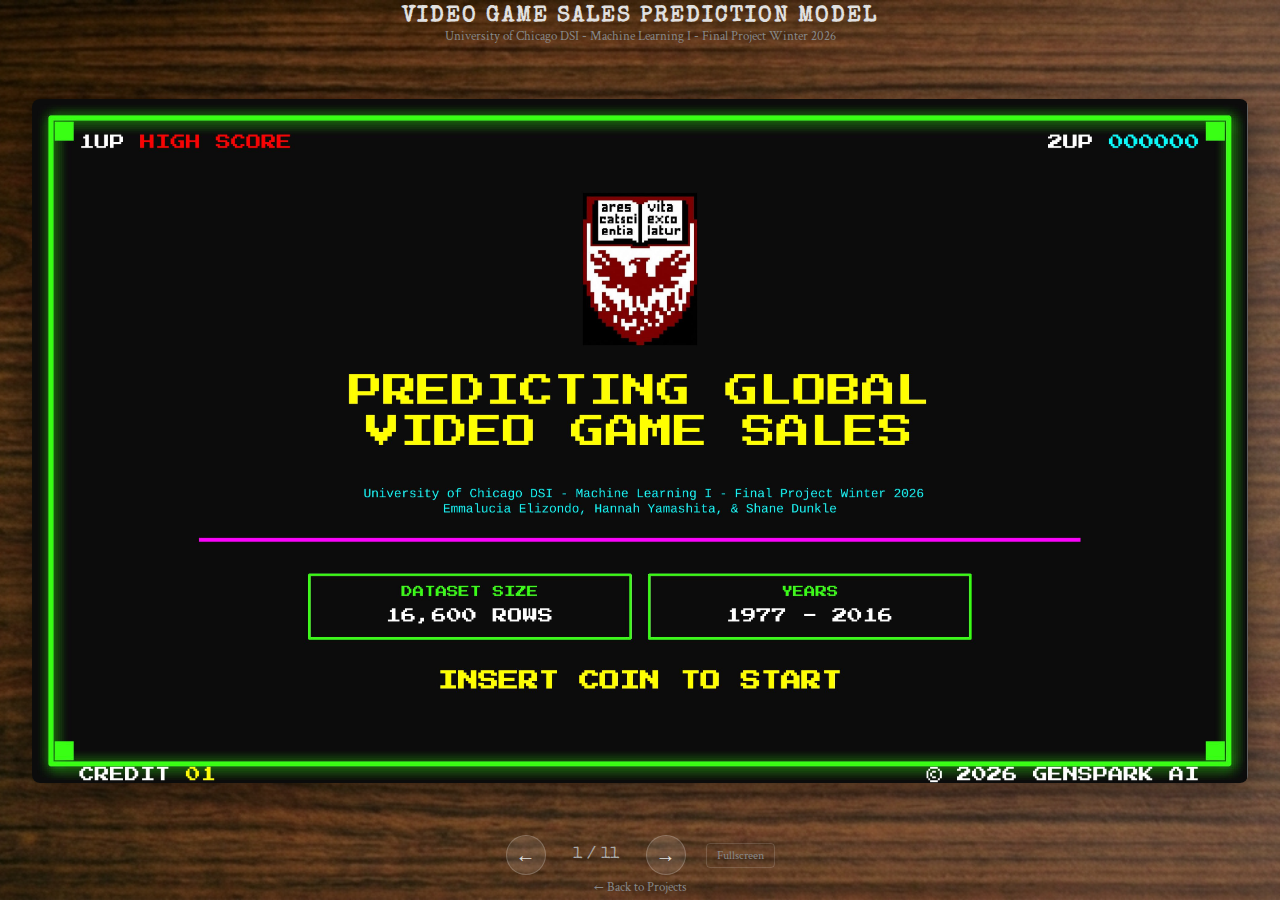
<file: slideshow.html>
<!DOCTYPE html>
<html lang="en">
<head>
    <meta charset="UTF-8">
    <meta name="viewport" content="width=device-width, initial-scale=1.0">
    <title>Video Game Sales Prediction Model - Presentation</title>
    <link rel="preconnect" href="https://fonts.googleapis.com">
    <link rel="preconnect" href="https://fonts.gstatic.com" crossorigin>
    <link href="https://fonts.googleapis.com/css2?family=Merriweather:wght@400;700;900&family=Special+Elite&family=Crimson+Text:ital,wght@0,400;0,600;1,400&display=swap" rel="stylesheet">
    <style>
        * { margin: 0; padding: 0; box-sizing: border-box; }
        body {
            background: url('desk.png') center/cover fixed no-repeat;
            color: #e0e0e0;
            font-family: 'Merriweather', serif;
            height: 100vh;
            overflow: hidden;
            display: flex;
            flex-direction: column;
            align-items: center;
        }
        .title-bar {
            text-align: center;
            padding: 6px;
            flex-shrink: 0;
        }
        .title-bar h1 {
            font-family: 'Special Elite', cursive;
            font-size: 22px;
            color: #e0e0e0;
            letter-spacing: 2px;
        }
        .title-bar p {
            font-family: 'Crimson Text', serif;
            color: #888;
            font-size: 13px;
        }
        .slideshow-container {
            flex: 1;
            display: flex;
            align-items: center;
            justify-content: center;
            min-height: 0;
            width: 100%;
        }
        .slide {
            display: none;
            align-items: center;
            justify-content: center;
            width: 100%;
            height: 100%;
            animation: fadeIn 0.4s ease-in-out;
        }
        .slide.active {
            display: flex;
        }
        .slide img {
            max-width: 95vw;
            max-height: calc(100vh - 150px);
            width: auto;
            height: auto;
            display: block;
            border-radius: 8px;
            box-shadow: 0 8px 32px rgba(0,0,0,0.5);
            object-fit: contain;
        }
        @keyframes fadeIn {
            from { opacity: 0; }
            to { opacity: 1; }
        }
        .controls {
            display: flex;
            align-items: center;
            justify-content: center;
            gap: 20px;
            padding: 4px;
            flex-shrink: 0;
        }
        .nav-btn {
            background: rgba(255,255,255,0.1);
            border: 1px solid rgba(255,255,255,0.2);
            color: #e0e0e0;
            font-size: 20px;
            width: 40px;
            height: 40px;
            border-radius: 50%;
            cursor: pointer;
            transition: all 0.2s;
            display: flex;
            align-items: center;
            justify-content: center;
        }
        .nav-btn:hover {
            background: rgba(255,255,255,0.2);
            border-color: rgba(255,255,255,0.4);
        }
        .slide-counter {
            font-family: 'Special Elite', cursive;
            font-size: 16px;
            color: #aaa;
            min-width: 60px;
            text-align: center;
        }
        .back-link {
            color: #888;
            text-decoration: none;
            font-family: 'Crimson Text', serif;
            font-size: 13px;
            padding-bottom: 4px;
            flex-shrink: 0;
            transition: color 0.2s;
        }
        .back-link:hover { color: #ccc; }
        .fullscreen-btn {
            background: none;
            border: 1px solid rgba(255,255,255,0.15);
            color: #888;
            font-size: 12px;
            padding: 4px 10px;
            border-radius: 4px;
            cursor: pointer;
            font-family: 'Crimson Text', serif;
            transition: all 0.2s;
        }
        .fullscreen-btn:hover {
            color: #ccc;
            border-color: rgba(255,255,255,0.3);
        }
    </style>
</head>
<body>
    <div class="title-bar">
        <h1>VIDEO GAME SALES PREDICTION MODEL</h1>
        <p>University of Chicago DSI - Machine Learning I - Final Project Winter 2026</p>
    </div>

    <div class="slideshow-container" id="slideshow">
        <div class="slide active"><img src="slides/slide-01.jpg" alt="Slide 1"></div>
        <div class="slide"><img src="slides/slide-02.jpg" alt="Slide 2"></div>
        <div class="slide"><img src="slides/slide-03.jpg" alt="Slide 3"></div>
        <div class="slide"><img src="slides/slide-04.jpg" alt="Slide 4"></div>
        <div class="slide"><img src="slides/slide-05.jpg" alt="Slide 5"></div>
        <div class="slide"><img src="slides/slide-06.jpg" alt="Slide 6"></div>
        <div class="slide"><img src="slides/slide-07.jpg" alt="Slide 7"></div>
        <div class="slide"><img src="slides/slide-08.jpg" alt="Slide 8"></div>
        <div class="slide"><img src="slides/slide-09.jpg" alt="Slide 9"></div>
        <div class="slide"><img src="slides/slide-10.jpg" alt="Slide 10"></div>
        <div class="slide"><img src="slides/slide-11.jpg" alt="Slide 11"></div>
    </div>

    <div class="controls">
        <button class="nav-btn" onclick="changeSlide(-1)">&larr;</button>
        <span class="slide-counter" id="counter">1 / 11</span>
        <button class="nav-btn" onclick="changeSlide(1)">&rarr;</button>
        <button class="fullscreen-btn" onclick="goFullscreen()">Fullscreen</button>
    </div>

    <a href="projects.html" class="back-link">&larr; Back to Projects</a>

    <script>
        let current = 0;
        const slides = document.querySelectorAll('.slide');
        const counter = document.getElementById('counter');
        const total = slides.length;

        function showSlide(n) {
            slides[current].classList.remove('active');
            current = (n + total) % total;
            slides[current].classList.add('active');
            counter.textContent = (current + 1) + ' / ' + total;
        }

        function changeSlide(dir) {
            showSlide(current + dir);
        }

        function goFullscreen() {
            const el = document.getElementById('slideshow');
            if (el.requestFullscreen) el.requestFullscreen();
            else if (el.webkitRequestFullscreen) el.webkitRequestFullscreen();
        }

        document.addEventListener('keydown', (e) => {
            if (e.key === 'ArrowRight' || e.key === ' ') { e.preventDefault(); changeSlide(1); }
            if (e.key === 'ArrowLeft') { e.preventDefault(); changeSlide(-1); }
            if (e.key === 'f' || e.key === 'F') goFullscreen();
        });
    </script>
</body>
</html>
</file>
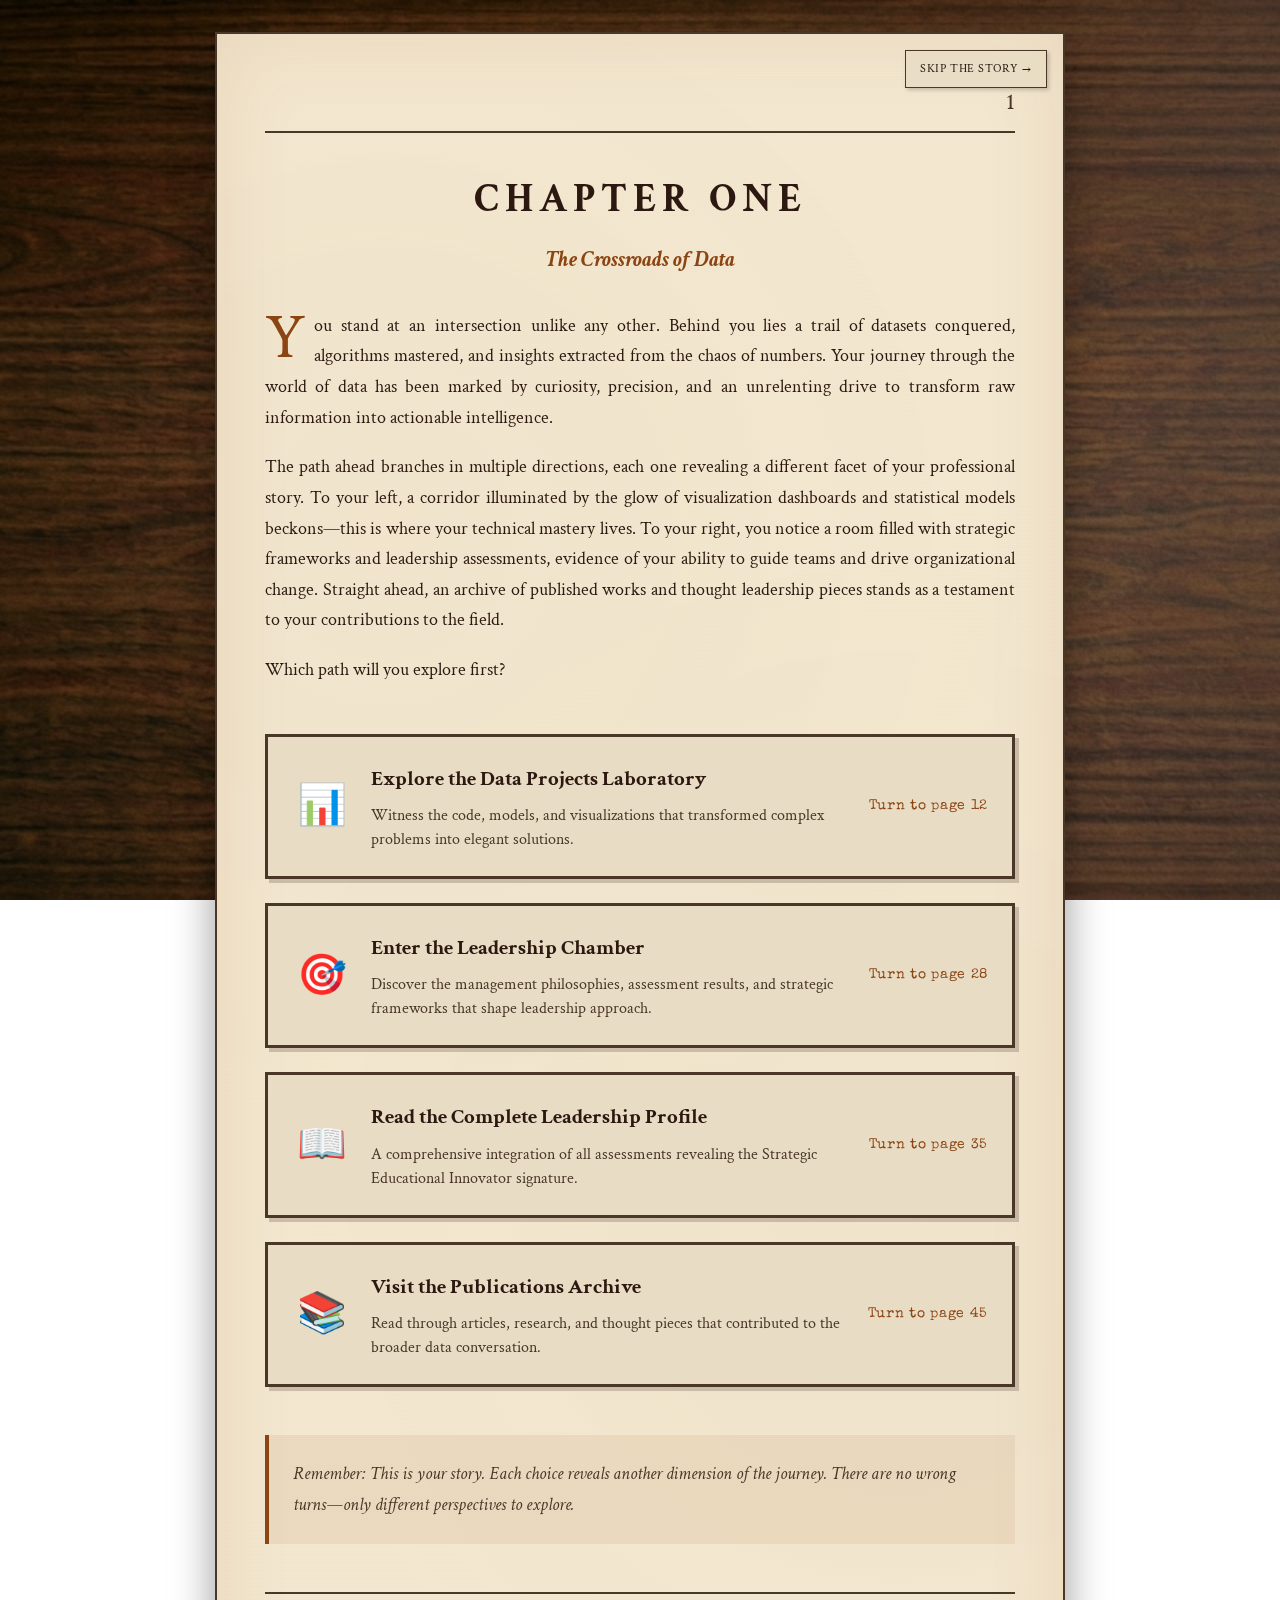
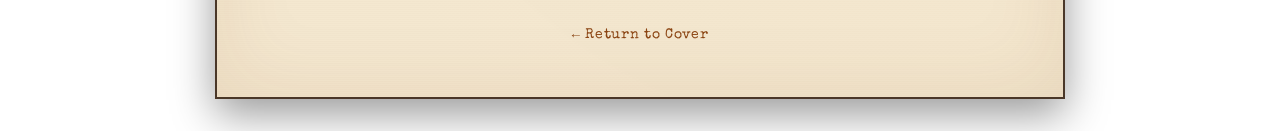
<file: story.html>
<!DOCTYPE html>
<html lang="en">
<head>
    <meta charset="UTF-8">
    <meta name="viewport" content="width=device-width, initial-scale=1.0">
    <title>Your Adventure Begins - The Data Adventure</title>
    <link rel="stylesheet" href="styles.css?v=22">
    <link rel="preconnect" href="https://fonts.googleapis.com">
    <link rel="preconnect" href="https://fonts.gstatic.com" crossorigin>
    <link href="https://fonts.googleapis.com/css2?family=Merriweather:wght@400;700;900&family=Special+Elite&family=Crimson+Text:ital,wght@0,400;0,600;1,400&display=swap" rel="stylesheet">
</head>
<body class="story-page">
    <div class="book-wrapper">
        <div class="book-page">
            <div class="page-texture"></div>
            <a href="projects.html" class="skip-link">Skip the Story →</a>
            
            <div class="page-header">
                <div class="page-number">1</div>
            </div>
            
            <div class="page-content">
                <h1 class="chapter-title">CHAPTER ONE</h1>
                <h2 class="chapter-subtitle">The Crossroads of Data</h2>
                
                <div class="story-text">
                    <p class="first-paragraph">
                        <span class="dropcap">Y</span>ou stand at an intersection unlike any other. Behind you lies a trail of datasets conquered, algorithms mastered, and insights extracted from the chaos of numbers. Your journey through the world of data has been marked by curiosity, precision, and an unrelenting drive to transform raw information into actionable intelligence.
                    </p>
                    
                    <p>
                        The path ahead branches in multiple directions, each one revealing a different facet of your professional story. To your left, a corridor illuminated by the glow of visualization dashboards and statistical models beckons—this is where your technical mastery lives. To your right, you notice a room filled with strategic frameworks and leadership assessments, evidence of your ability to guide teams and drive organizational change. Straight ahead, an archive of published works and thought leadership pieces stands as a testament to your contributions to the field.
                    </p>
                    
                    <p>
                        Which path will you explore first?
                    </p>
                </div>
                
                <div class="choices">
                    <a href="projects.html" class="choice-link">
                        <div class="choice-box">
                            <div class="choice-icon">📊</div>
                            <div class="choice-text">
                                <strong>Explore the Data Projects Laboratory</strong>
                                <p>Witness the code, models, and visualizations that transformed complex problems into elegant solutions.</p>
                            </div>
                            <div class="page-ref">Turn to page 12</div>
                        </div>
                    </a>
                    
                    <a href="leadership.html" class="choice-link">
                        <div class="choice-box">
                            <div class="choice-icon">🎯</div>
                            <div class="choice-text">
                                <strong>Enter the Leadership Chamber</strong>
                                <p>Discover the management philosophies, assessment results, and strategic frameworks that shape leadership approach.</p>
                            </div>
                            <div class="page-ref">Turn to page 28</div>
                        </div>
                    </a>
                    
                    <a href="leadership-profile.html" class="choice-link">
                        <div class="choice-box">
                            <div class="choice-icon">📖</div>
                            <div class="choice-text">
                                <strong>Read the Complete Leadership Profile</strong>
                                <p>A comprehensive integration of all assessments revealing the Strategic Educational Innovator signature.</p>
                            </div>
                            <div class="page-ref">Turn to page 35</div>
                        </div>
                    </a>
                    
                    <a href="publications.html" class="choice-link">
                        <div class="choice-box">
                            <div class="choice-icon">📚</div>
                            <div class="choice-text">
                                <strong>Visit the Publications Archive</strong>
                                <p>Read through articles, research, and thought pieces that contributed to the broader data conversation.</p>
                            </div>
                            <div class="page-ref">Turn to page 45</div>
                        </div>
                    </a>
                </div>
                
                <div class="footer-note">
                    <p><em>Remember: This is your story. Each choice reveals another dimension of the journey. There are no wrong turns—only different perspectives to explore.</em></p>
                </div>
            </div>
            
            <div class="page-footer">
                <a href="index.html" class="back-link">← Return to Cover</a>
            </div>
        </div>
    </div>
</body>
</html>
</file>
<file: styles.css>
/* ===================================
   VINTAGE CHOOSE YOUR OWN ADVENTURE
   Portfolio Stylesheet
   =================================== */

/* ----- CSS VARIABLES ----- */
:root {
    /* Vintage Color Palette */
    --paper-cream: #f4e8d0;
    --paper-aged: #e8dcc4;
    --ink-dark: #2c1810;
    --ink-brown: #4a3728;
    --accent-sepia: #8b4513;
    --accent-gold: #b8860b;
    --shadow-color: rgba(44, 24, 16, 0.2);
    
    /* Typography */h
    --font-title: 'Merriweather', 'Georgia', 'Times New Roman', serif;
    --font-body: 'Crimson Text', 'Georgia', serif;
    --font-special: 'Special Elite', 'Courier New', monospace;
    
    /* Spacing */
    --page-margin: 3rem;
    --content-max: 600px;
}

/* ----- GLOBAL RESET & BASE ----- */
* {
    margin: 0;
    padding: 0;
    box-sizing: border-box;
}

body {
    font-family: var(--font-body);
            background-color: #3d1f0d;
       background: url('desk.png') center center;
    background-size: cover;
    background-attachment: fixed;
    color: var(--ink-dark);
    line-height: 1.7;
    font-size: 18px;
    min-height: 100vh;
    display: flex;
    align-items: center;
    justify-content: center;
    padding: 2rem;
    position: relative;
}

/* Subtle vignette overlay for depth */
body::before {
    content: '';
    position: fixed;
    top: 0;
    left: 0;
    width: 100%;
    height: 100%;
    background: radial-gradient(circle at center, transparent 0%, rgba(0,0,0,0.3) 100%);
    pointer-events: none;
    z-index: 0;
}

/* ----- BOOK WRAPPER ----- */
.book-wrapper {
    position: relative;
    z-index: 1;
    perspective: 2000px;
}

/* ----- SKIP LINK ----- */
.skip-link {
    position: absolute;
    top: 1rem;
    right: calc(50% - 420px);
    z-index: 100;
    font-family: 'Crimson Text', Georgia, serif;
    font-size: 0.75rem;
    letter-spacing: 0.05em;
    text-decoration: none;
    padding: 0.5rem 0.9rem;
    background: rgba(244, 232, 208, 0.95);
    color: var(--ink-dark);
    border: 1px solid var(--ink-brown);
    transition: all 0.3s ease;
    text-transform: uppercase;
    box-shadow: 2px 2px 4px rgba(0, 0, 0, 0.2);
    font-weight: 400;
    -webkit-font-smoothing: antialiased;
    -moz-osx-font-smoothing: grayscale;
}

.skip-link:hover {
    background: rgba(255, 255, 255, 0.98);
    transform: translateY(-2px);
    box-shadow: 3px 3px 6px rgba(0, 0, 0, 0.3);
    color: var(--accent-sepia);
}

.book-page .skip-link {
    background: rgba(232, 220, 196, 0.95);
    right: 1rem;
    top: 1rem;
}

.book-page .skip-link:hover {
    background: rgba(249, 240, 221, 0.98);
}

/* ----- COVER PAGE STYLING ----- */
.book-cover {
    width: 560px;
    max-width: 90vw;
    min-height: 520px;
    height: auto;
    max-height: none;
    background: linear-gradient(135deg, #e5d8c5 0%, #daceba 100%);
    border: 3px solid var(--ink-brown);
    box-shadow: 0 20px 60px rgba(0,0,0,0.5), inset 0 0 120px rgba(139,69,19,0.15);
    position: relative;
    overflow: hidden;
    transform: rotateY(-5deg) rotateX(2deg);
    transition: transform 0.8s cubic-bezier(0.4,0,0.2,1);
    animation: bookAppear 1s ease-out forwards;
}

/* ----- IMAGE-BASED BOOK COVER ----- */
.book-cover-image-container {
    position: relative;
    max-width: 600px;
    width: 100%;
    transform: rotateY(-5deg) rotateX(2deg);
    transition: transform 0.8s cubic-bezier(0.4,0,0.2,1);
    animation: bookAppear 1s ease-out forwards;
}

.book-cover-img {
    width: 100%;
    height: auto;
    display: block;
    border-radius: 2px;
}

.full-cover-link {
    display: block;
    cursor: pointer;
    transition: all 0.3s ease;
    position: relative;
    z-index: 2;
}

.full-cover-link:hover {
    transform: scale(1.02);
    filter: brightness(1.05);
}

.postit-note {
    position: absolute;
    bottom: 0;
    left: 100%;
    width: 77%;
    height: auto;
    box-shadow: 0 4px 8px rgba(0,0,0,0.3);
    transition: transform 0.3s ease;
    z-index: 5;
    pointer-events: none;
}

.postit-note:hover {
    transform: scale(1.05);
}

.book-cover-image-container.revealed {
    transform: rotateY(0deg) rotateX(0deg);
}

.book-cover-image-container:hover {
    transform: rotateY(0deg) rotateX(0deg) scale(1.02);
}

@keyframes bookAppear {
    from {
        opacity: 0;
        transform: rotateY(-15deg) rotateX(5deg) scale(0.9);
    }
    to {
        opacity: 1;
        transform: rotateY(-5deg) rotateX(2deg) scale(1);
    }
}

.book-cover.revealed {
    transform: rotateY(0deg) rotateX(0deg);
}

.book-cover:hover {
    transform: rotateY(0deg) rotateX(0deg) scale(1.02);
}

/* Cover texture overlay */
.cover-texture {
    position: absolute;
    top: 0;
    left: 0;
    width: 100%;
    height: 100%;
    background-image: 
        radial-gradient(circle at 15% 20%, rgba(139, 69, 19, 0.12) 0%, transparent 30%),
        radial-gradient(circle at 85% 80%, rgba(139, 69, 19, 0.1) 0%, transparent 25%),
        radial-gradient(circle at 60% 40%, rgba(101, 67, 33, 0.08) 0%, transparent 20%),
        repeating-linear-gradient(
            0deg,
            transparent,
            transparent 3px,
            rgba(139, 69, 19, 0.02) 3px,
            rgba(139, 69, 19, 0.02) 4px
        );
    opacity: 0.8;
    mix-blend-mode: multiply;
}

.cover-content {
    position: relative;
    z-index: 2;
    padding: 2rem 2rem 1.5rem 2rem;
    height: 90%;
    display: flex;
    flex-direction: column;
    align-items: center;
    justify-content: flex-start;
    gap: 0;
    text-align: center;
}

.series-banner {
    font-family: var(--font-special);
    font-size: 0.85rem;
    letter-spacing: 0.12em;
    color: white;
    background: linear-gradient(135deg, #d94a38 0%, #c43b2a 100%);
    padding: 0.6rem 2rem;
    border: none;
    text-transform: uppercase;
    font-weight: 400;
    box-shadow: 
        0 3px 8px rgba(0, 0, 0, 0.4),
        inset 0 1px 0 rgba(255, 255, 255, 0.3);
    border-radius: 20px;
    position: relative;
    margin-bottom: 1rem;
    -webkit-font-smoothing: antialiased;
    -moz-osx-font-smoothing: grayscale;
    text-rendering: optimizeLegibility;
}

.series-banner::before {
    content: '';
    position: absolute;
    top: 0;
    left: 0;
    right: 0;
    height: 50%;
    background: linear-gradient(to bottom, rgba(255, 255, 255, 0.2), transparent);
    border-radius: 20px 20px 0 0;
}

.hero-tagline {
    font-family: 'Crimson Text', Georgia, serif;
    font-size: 0.85rem;
    color: var(--ink-dark);
    text-align: center;
    line-height: 1.5;
    margin: 0.8rem 0 1rem 0;
    font-weight: 400;
    text-transform: uppercase;
    letter-spacing: 0.05em;
    -webkit-font-smoothing: antialiased;
    -moz-osx-font-smoothing: grayscale;
}

.cover-title {
    font-family: var(--font-title);
    font-size: 3rem;
    font-weight: 900;
    color: #2e5c9a;
    text-shadow: none;
    letter-spacing: 0.05em;
    margin: 0.5rem 0 0.5rem 0;
    line-height: 1.1;
    text-align: center;
    text-transform: uppercase;
    -webkit-font-smoothing: antialiased;
    -moz-osx-font-smoothing: grayscale;
}

.title-line-1 {
    font-size: 2.5rem;
    letter-spacing: 0.3em;
    font-weight: 400;
}

.title-line-2 {
    font-size: 4rem;
    letter-spacing: 0.2em;
    font-weight: 700;
}

.title-line-3 {
    font-size: 3rem;
    letter-spacing: 0.25em;
    font-weight: 400;
}

.cover-illustration {
    width: 100%;
    max-width: 350px;
    margin: 1rem 0 1rem 0;
    position: relative;
    opacity: 1;
}

.cover-illustration::before {
    content: '';
    position: absolute;
    top: 0;
    left: 0;
    right: 0;
    bottom: 0;
    background: 
        radial-gradient(circle at 30% 30%, rgba(139, 69, 19, 0.017) 0%, transparent 60%),
        radial-gradient(circle at 70% 80%, rgba(101, 67, 33, 0.013) 0%, transparent 50%),
        rgba(139, 69, 19, 0.02);
    mix-blend-mode: multiply;
    pointer-events: none;
    border-radius: 8px;
    z-index: 2;
}

.cover-illustration::after {
    content: '';
    position: absolute;
    top: 0;
    left: 0;
    right: 0;
    bottom: 0;
    background: 
        repeating-linear-gradient(
            0deg,
            transparent,
            transparent 2px,
            rgba(139, 69, 19, 0.005) 2px,
            rgba(139, 69, 19, 0.005) 3px
        );
    mix-blend-mode: overlay;
    pointer-events: none;
    border-radius: 8px;
    z-index: 3;
}

.cover-illustration img {
    width: 100%;
    height: auto;
    display: block;
    border-radius: 5px;
    box-shadow: 
        inset 0 0 30px rgba(139, 69, 19, 0.033),
        inset 0 0 60px rgba(139, 69, 19, 0.017),
        0 2px 4px rgba(44, 24, 16, 0.033);
    position: relative;
    z-index: 1;
    filter: sepia(1%) contrast(99.5%) brightness(95.5%);
}
    position: relative;
    z-index: 1;
    filter: sepia(8%) contrast(98%) brightness(102%);
}

.cover-subtitle {
    font-family: var(--font-body);
    font-size: 1.1rem;
    color: var(--paper-cream);
    font-style: italic;
    margin: 1rem 0;
    max-width: 80%;
}

.author-name {
    font-family: var(--font-body);
    font-size: 0.95rem;
    letter-spacing: 0.1em;
    color: var(--ink-dark);
    margin: 0.5rem 0 0.8rem 0;
    text-transform: uppercase;
    font-weight: 600;
}

.illustrator-credit {
    font-family: var(--font-body);
    font-size: 0.7rem;
    color: var(--ink-brown);
    margin-top: 0.3rem;
    text-transform: uppercase;
    letter-spacing: 0.08em;
}

.cover-number {
    font-family: var(--font-special);
    font-size: 0.65rem;
    letter-spacing: 0.15em;
    color: rgba(244, 232, 208, 0.7);
    text-transform: uppercase;
}

.enter-button-wrapper {
    margin-top: 0.8rem;
}

.enter-button {
    display: inline-block;
    font-family: var(--font-body);
    font-size: 0.9rem;
    font-weight: 600;
    letter-spacing: 0.1em;
    color: white;
    background: linear-gradient(135deg, #2e5c9a 0%, #1a3d6b 100%);
    padding: 0.9rem 2.5rem;
    border: 3px solid #1a3d6b;
    text-decoration: none;
    text-transform: uppercase;
    transition: all 0.3s ease;
    box-shadow: 
        0 4px 0 #0f2440,
        0 6px 12px rgba(0, 0, 0, 0.4);
    position: relative;
    border-radius: 5px;
}

.enter-button:hover {
    transform: translateY(2px);
    box-shadow: 
        0 2px 0 #0f2440,
        0 4px 8px rgba(0, 0, 0, 0.4);
}

.enter-button:active {
    transform: translateY(4px);
    box-shadow: 
        0 0 0 #0f2440,
        0 2px 4px rgba(0, 0, 0, 0.4);
}

.button-text {
    /* No longer needed but keeping for compatibility */
}

.button-arrow {
    font-size: 1.2rem;
    transition: transform 0.3s ease;
}

.enter-button:hover .button-arrow {
    transform: translateX(4px);
}

.spine-shadow {
    position: absolute;
    left: 0;
    top: 0;
    width: 30px;
    height: 100%;
    background: linear-gradient(to right, rgba(0, 0, 0, 0.4), transparent);
    pointer-events: none;
}

/* ----- STORY PAGE STYLING ----- */
.book-page {
    width: 850px;
    max-width: 95vw;
    min-height: 600px;
    background: var(--paper-cream);
    border: 2px solid var(--ink-brown);
    box-shadow: 
        0 15px 40px rgba(0, 0, 0, 0.4),
        inset 0 0 80px rgba(139, 69, 19, 0.1);
    position: relative;
    padding: var(--page-margin);
    animation: pageOpen 0.6s ease-out;
}

@keyframes pageOpen {
    from {
        opacity: 0;
        transform: translateY(20px) rotateX(-5deg);
    }
    to {
        opacity: 1;
        transform: translateY(0) rotateX(0);
    }
}

/* Aged paper texture */
.page-texture {
    position: absolute;
    top: 0;
    left: 0;
    width: 100%;
    height: 100%;
    background-image: 
        radial-gradient(circle at 20% 30%, rgba(139, 69, 19, 0.03) 0%, transparent 50%),
        radial-gradient(circle at 80% 70%, rgba(139, 69, 19, 0.03) 0%, transparent 50%),
        repeating-linear-gradient(
            0deg,
            transparent,
            transparent 1px,
            rgba(139, 69, 19, 0.02) 1px,
            rgba(139, 69, 19, 0.02) 2px
        );
    pointer-events: none;
    opacity: 0.6;
}

.page-header {
    position: relative;
    margin-bottom: 2rem;
    padding-bottom: 0.5rem;
    border-bottom: 2px solid var(--ink-brown);
}

.page-number {
    font-family: var(--font-title);
    font-size: 1.5rem;
    color: var(--ink-brown);
    text-align: right;
}

.page-content {
    position: relative;
    z-index: 1;
}

.chapter-title {
    font-family: var(--font-title);
    font-size: 2.5rem;
    color: var(--ink-dark);
    text-align: center;
    letter-spacing: 0.15em;
    margin-bottom: 0.5rem;
    text-transform: uppercase;
}

.chapter-subtitle {
    font-family: var(--font-body);
    font-size: 1.4rem;
    color: var(--accent-sepia);
    text-align: center;
    font-style: italic;
    margin-bottom: 2rem;
}

.story-text {
    margin-bottom: 2.5rem;
}

.story-text p {
    margin-bottom: 1.2rem;
    text-align: justify;
}

.first-paragraph {
    text-indent: 0;
}

.dropcap {
    font-family: var(--font-title);
    font-size: 4rem;
    line-height: 0.8;
    float: left;
    margin: 0.1rem 0.5rem 0 0;
    color: var(--accent-sepia);
}

/* ----- CHOICE BOXES (Main Story Page) ----- */
.choices {
    margin: 3rem 0;
    display: flex;
    flex-direction: column;
    gap: 1.5rem;
}

.choice-link {
    text-decoration: none;
    color: inherit;
    display: block;
}

.choice-box {
    background: var(--paper-aged);
    border: 3px solid var(--ink-brown);
    padding: 1.5rem;
    transition: all 0.3s ease;
    box-shadow: 4px 4px 0 var(--shadow-color);
    position: relative;
    display: grid;
    grid-template-columns: 60px 1fr auto;
    gap: 1.2rem;
    align-items: center;
}

.choice-box:hover {
    transform: translate(2px, 2px);
    box-shadow: 2px 2px 0 var(--shadow-color);
    background: #f9f0dd;
}

.choice-icon {
    font-size: 2.5rem;
    text-align: center;
}

.choice-text strong {
    font-family: var(--font-title);
    font-size: 1.3rem;
    display: block;
    margin-bottom: 0.5rem;
    color: var(--ink-dark);
}

.choice-text p {
    font-size: 1rem;
    line-height: 1.5;
    color: var(--ink-brown);
    margin: 0;
}

.page-ref {
    font-family: var(--font-special);
    font-size: 0.85rem;
    color: var(--accent-sepia);
    white-space: nowrap;
    letter-spacing: 0.05em;
}

.footer-note {
    margin-top: 2rem;
    padding: 1.5rem;
    background: rgba(139, 69, 19, 0.08);
    border-left: 4px solid var(--accent-sepia);
    font-style: italic;
    color: var(--ink-brown);
}

/* ----- PROJECT CARDS ----- */
.projects-grid {
    display: grid;
    gap: 2rem;
    margin: 2rem 0;
}

.project-card {
    background: var(--paper-aged);
    border: 2px solid var(--ink-brown);
    padding: 1.8rem;
    box-shadow: 3px 3px 0 var(--shadow-color);
    transition: all 0.3s ease;
}

.project-card:hover:not(.placeholder) {
    transform: translateY(-3px);
    box-shadow: 5px 5px 0 var(--shadow-color);
}

.project-card.placeholder {
    opacity: 0.6;
    border-style: dashed;
}

.project-header {
    margin-bottom: 1rem;
}

.project-title {
    font-family: var(--font-title);
    font-size: 1.6rem;
    color: var(--ink-dark);
    margin-bottom: 0.8rem;
}

.project-tags {
    display: flex;
    gap: 0.6rem;
    flex-wrap: wrap;
}

.tag {
    font-family: var(--font-special);
    font-size: 0.7rem;
    background: var(--ink-dark);
    color: var(--paper-cream);
    padding: 0.3rem 0.7rem;
    letter-spacing: 0.05em;
    text-transform: uppercase;
}

.project-description {
    margin: 1.2rem 0;
    color: var(--ink-brown);
    line-height: 1.6;
}

.project-details {
    display: grid;
    grid-template-columns: 1fr 1fr;
    gap: 1rem;
    margin: 1.2rem 0;
    padding: 1rem;
    background: rgba(139, 69, 19, 0.05);
}

.detail-item {
    display: flex;
    flex-direction: column;
    gap: 0.3rem;
}

.detail-label {
    font-family: var(--font-special);
    font-size: 0.75rem;
    color: var(--accent-sepia);
    text-transform: uppercase;
    letter-spacing: 0.1em;
}

.detail-value {
    font-family: var(--font-title);
    font-size: 1.1rem;
    color: var(--ink-dark);
    font-weight: 600;
}

.project-links {
    margin-top: 1rem;
    padding-top: 1rem;
    border-top: 1px solid rgba(139, 69, 19, 0.3);
}

.project-link {
    font-family: var(--font-special);
    font-size: 0.85rem;
    color: var(--accent-sepia);
    text-decoration: none;
    transition: color 0.3s ease;
    letter-spacing: 0.05em;
}

.project-link:hover {
    color: var(--ink-dark);
}

/* ----- ASSESSMENTS & LEADERSHIP ----- */
.assessment-section {
    margin: 2rem 0;
}

.section-title {
    font-family: var(--font-title);
    font-size: 1.8rem;
    color: var(--ink-dark);
    margin-bottom: 1.5rem;
    padding-bottom: 0.5rem;
    border-bottom: 2px solid var(--ink-brown);
    text-align: center;
}

.assessment-card {
    background: var(--paper-aged);
    border: 2px solid var(--ink-brown);
    padding: 1.8rem;
    margin-bottom: 1.5rem;
    box-shadow: 3px 3px 0 var(--shadow-color);
}

.assessment-card.placeholder {
    opacity: 0.6;
    border-style: dashed;
}

.assessment-header {
    display: flex;
    justify-content: space-between;
    align-items: baseline;
    margin-bottom: 1rem;
    flex-wrap: wrap;
    gap: 0.5rem;
}

.assessment-name {
    font-family: var(--font-title);
    font-size: 1.4rem;
    color: var(--ink-dark);
}

.assessment-date {
    font-family: var(--font-special);
    font-size: 0.75rem;
    color: var(--accent-sepia);
    letter-spacing: 0.05em;
}

.assessment-result {
    margin: 1.2rem 0;
}

.result-badge {
    display: inline-block;
    font-family: var(--font-special);
    font-size: 0.9rem;
    background: var(--ink-dark);
    color: var(--paper-cream);
    padding: 0.6rem 1.2rem;
    letter-spacing: 0.1em;
    text-transform: uppercase;
}

.strengths-list {
    display: flex;
    gap: 0.7rem;
    flex-wrap: wrap;
}

.strength-badge {
    font-family: var(--font-body);
    font-size: 0.95rem;
    background: var(--accent-sepia);
    color: var(--paper-cream);
    padding: 0.5rem 1rem;
    font-weight: 600;
}

/* EQ Scores */
.eq-scores {
    display: flex;
    flex-direction: column;
    gap: 1rem;
}

.eq-item {
    display: grid;
    grid-template-columns: 150px 1fr 70px;
    gap: 1rem;
    align-items: center;
}

.eq-label {
    font-family: var(--font-special);
    font-size: 0.85rem;
    color: var(--ink-brown);
}

.eq-bar {
    height: 20px;
    background: var(--paper-aged);
    border: 2px solid var(--ink-brown);
    position: relative;
}

.eq-bar::after {
    content: '';
    position: absolute;
    left: 0;
    top: 0;
    height: 100%;
    width: var(--score, 0%);
    background: var(--accent-sepia);
    transition: width 1s ease-out;
}

.eq-score {
    font-family: var(--font-title);
    font-size: 1.1rem;
    color: var(--ink-dark);
    text-align: right;
    font-weight: 600;
}

.assessment-insights {
    margin-top: 1.2rem;
    color: var(--ink-brown);
    line-height: 1.6;
}

.assessment-insights p {
    margin-bottom: 0.8rem;
}

/* ----- PUBLICATIONS ----- */
.publications-section {
    margin: 2rem 0;
}

.publication-entry {
    background: var(--paper-aged);
    border: 2px solid var(--ink-brown);
    padding: 1.8rem;
    margin-bottom: 1.5rem;
    box-shadow: 3px 3px 0 var(--shadow-color);
}

.publication-entry.placeholder {
    opacity: 0.6;
    border-style: dashed;
}

.publication-header {
    margin-bottom: 1rem;
}

.publication-title {
    font-family: var(--font-title);
    font-size: 1.4rem;
    color: var(--ink-dark);
    margin-bottom: 0.6rem;
    line-height: 1.3;
}

.publication-meta {
    display: flex;
    gap: 1.2rem;
    flex-wrap: wrap;
}

.pub-type,
.pub-date,
.pub-venue {
    font-family: var(--font-special);
    font-size: 0.75rem;
    color: var(--accent-sepia);
    letter-spacing: 0.05em;
}

.pub-type {
    text-transform: uppercase;
}

.publication-abstract {
    margin: 1.2rem 0;
    color: var(--ink-brown);
    line-height: 1.6;
}

.publication-footer {
    margin-top: 1rem;
    padding-top: 1rem;
    border-top: 1px solid rgba(139, 69, 19, 0.3);
    display: flex;
    gap: 1.5rem;
    align-items: center;
    flex-wrap: wrap;
}

.pub-link {
    font-family: var(--font-special);
    font-size: 0.85rem;
    color: var(--accent-sepia);
    text-decoration: none;
    transition: color 0.3s ease;
    letter-spacing: 0.05em;
}

.pub-link:hover {
    color: var(--ink-dark);
}

.citation-count,
.read-count {
    font-family: var(--font-special);
    font-size: 0.75rem;
    color: var(--ink-brown);
    font-style: italic;
}

/* ----- NARRATIVE & INFO BOXES ----- */
.narrative-box,
.philosophy-box,
.thought-leadership-box {
    background: rgba(139, 69, 19, 0.08);
    border-left: 5px solid var(--accent-sepia);
    padding: 1.8rem;
    margin: 2rem 0;
}

.narrative-box h3,
.philosophy-box strong,
.thought-leadership-box h3 {
    font-family: var(--font-title);
    font-size: 1.4rem;
    color: var(--ink-dark);
    margin-bottom: 0.8rem;
}

.philosophy-box p {
    margin-bottom: 1rem;
    line-height: 1.7;
}

.contributions-list {
    margin-left: 2rem;
    margin-top: 1rem;
}

.contributions-list li {
    margin-bottom: 0.6rem;
    color: var(--ink-brown);
}

/* ----- MINI NAVIGATION CHOICES ----- */
.navigation-choices {
    margin: 3rem 0 2rem 0;
}

.choices-header {
    font-family: var(--font-title);
    font-size: 1.5rem;
    color: var(--ink-dark);
    text-align: center;
    margin-bottom: 1.5rem;
}

.mini-choices {
    display: grid;
    grid-template-columns: repeat(auto-fit, minmax(200px, 1fr));
    gap: 1rem;
}

.mini-choice {
    background: var(--paper-aged);
    border: 2px solid var(--ink-brown);
    padding: 1.2rem;
    text-decoration: none;
    color: inherit;
    display: flex;
    flex-direction: column;
    justify-content: space-between;
    gap: 0.8rem;
    transition: all 0.3s ease;
    box-shadow: 3px 3px 0 var(--shadow-color);
    text-align: center;
}

.mini-choice:hover {
    transform: translate(2px, 2px);
    box-shadow: 1px 1px 0 var(--shadow-color);
    background: #f9f0dd;
}

.mini-choice .choice-text {
    font-family: var(--font-title);
    font-size: 1.1rem;
    color: var(--ink-dark);
}

.mini-choice .page-ref {
    font-family: var(--font-special);
    font-size: 0.75rem;
    color: var(--accent-sepia);
    letter-spacing: 0.05em;
}

/* ----- FINAL PAGE ELEMENTS ----- */
.final-page-note {
    margin-top: 3rem;
    padding: 2rem;
    background: rgba(139, 69, 19, 0.05);
    border: 2px dashed var(--ink-brown);
}

.final-page-note h3,
.final-page-note h4 {
    font-family: var(--font-title);
    color: var(--ink-dark);
    margin-bottom: 1rem;
}

.final-page-note h3 {
    font-size: 1.8rem;
    text-align: center;
}

.final-page-note h4 {
    font-size: 1.3rem;
    margin-top: 1.5rem;
}

.contact-section {
    margin-top: 2rem;
    text-align: center;
}

.contact-links {
    display: flex;
    gap: 1.5rem;
    justify-content: center;
    flex-wrap: wrap;
    margin-top: 1rem;
}

.contact-links a {
    font-family: var(--font-special);
    font-size: 0.9rem;
    color: var(--accent-sepia);
    text-decoration: none;
    padding: 0.6rem 1.2rem;
    border: 2px solid var(--ink-brown);
    transition: all 0.3s ease;
    background: var(--paper-aged);
    letter-spacing: 0.05em;
}

.contact-links a:hover {
    background: var(--ink-dark);
    color: var(--paper-cream);
}

/* ----- PAGE FOOTER ----- */
.page-footer {
    margin-top: 3rem;
    padding-top: 1.5rem;
    border-top: 2px solid var(--ink-brown);
    text-align: center;
}

.back-link {
    font-family: var(--font-special);
    font-size: 0.85rem;
    color: var(--accent-sepia);
    text-decoration: none;
    letter-spacing: 0.05em;
}

.back-link:hover {
    color: var(--ink-dark);
}

.footer-flourish {
    font-size: 1.5rem;
    color: var(--accent-sepia);
    margin-bottom: 1rem;
}

.the-end {
    font-family: var(--font-body);
    font-style: italic;
    color: var(--ink-brown);
    font-size: 0.95rem;
    margin-top: 0.5rem;
}

/* ----- LEADERSHIP PHILOSOPHY ----- */
.leadership-philosophy {
    margin: 2.5rem 0;
}

/* ----- RESPONSIVE DESIGN ----- */
@media (max-width: 768px) {
    :root {
        --page-margin: 1.5rem;
    }
    
    body {
        padding: 1rem;
        font-size: 16px;
    }
    
    .book-cover {
        height: auto;
        min-height: 600px;
    }
    
    .cover-title {
        font-size: 2.5rem;
    }
    
    .hero-tagline {
        font-size: 0.7rem;
    }
    
    .series-banner {
        font-size: 0.65rem;
        padding: 0.5rem 1rem;
    }
    
    .chapter-title {
        font-size: 2rem;
    }
    
    .choice-box {
        grid-template-columns: 50px 1fr;
        grid-template-rows: auto auto;
    }
    
    .choice-box .page-ref {
        grid-column: 2;
        text-align: left;
    }
    
    .eq-item {
        grid-template-columns: 1fr;
        gap: 0.5rem;
    }
    
    .mini-choices {
        grid-template-columns: 1fr;
    }
    
    .project-details {
        grid-template-columns: 1fr;
    }
}

/* ----- PRINT STYLES ----- */
@media print {
    body {
        background: white;
    }
    
    .book-page {
        box-shadow: none;
        border: 1px solid #000;
    }
    
    .choice-box,
    .project-card,
    .assessment-card,
    .publication-entry {
        break-inside: avoid;
    }
}

/* ----- LEADERSHIP PROFILE SPECIFIC STYLES ----- */
.leadership-profile .page-content {
    font-size: 16px;
}

.profile-section {
    margin: 2.5rem 0;
}

.leadership-pattern {
    background: rgba(139, 69, 19, 0.05);
    border-left: 4px solid var(--accent-sepia);
    padding: 1.5rem;
    margin: 1.5rem 0;
}

.leadership-steps {
    margin: 1rem 0 1rem 2rem;
    line-height: 1.8;
}

.leadership-steps li {
    margin-bottom: 0.8rem;
}

.pattern-note {
    margin-top: 1rem;
    font-style: italic;
    color: var(--accent-sepia);
}

.strength-card {
    background: var(--paper-aged);
    border: 2px solid var(--ink-brown);
    padding: 1.5rem;
    margin-bottom: 1.5rem;
    display: grid;
    grid-template-columns: 60px 1fr;
    gap: 1.2rem;
}

.strength-number {
    font-family: var(--font-title);
    font-size: 2.5rem;
    font-weight: 900;
    color: var(--accent-sepia);
    text-align: center;
    padding-top: 0.5rem;
}

.strength-content h4 {
    font-family: var(--font-title);
    font-size: 1.3rem;
    color: var(--ink-dark);
    margin-bottom: 0.5rem;
}

.strength-content p {
    margin-bottom: 0.8rem;
}

.strength-content .evidence {
    font-size: 0.95rem;
    color: var(--ink-brown);
    margin-bottom: 0.5rem;
    line-height: 1.6;
}

.conflict-mode {
    margin: 1.5rem 0;
}

.mode-box {
    background: var(--paper-aged);
    border-left: 3px solid var(--accent-sepia);
    padding: 1.2rem;
    margin: 1rem 0;
}

.mode-box strong {
    color: var(--ink-dark);
}

.mode-box ul {
    margin: 0.8rem 0 0.8rem 1.5rem;
}

.translation {
    font-style: italic;
    color: var(--accent-sepia);
    margin-top: 0.5rem;
}

.intersection-diagram {
    background: white;
    padding: 1.5rem;
    margin: 1rem 0;
    border: 2px solid var(--ink-brown);
    text-align: center;
}

.intersection-item {
    font-family: var(--font-title);
    color: var(--accent-sepia);
    margin: 0.5rem 0;
}

.intersection-multiply {
    font-size: 1.5rem;
    color: var(--ink-brown);
    margin: 0.3rem 0;
}

.career-phase {
    margin: 1.5rem 0;
    padding-left: 1.5rem;
    border-left: 4px solid var(--accent-gold);
}

.phase-title {
    font-family: var(--font-title);
    font-size: 1.2rem;
    color: var(--accent-sepia);
    font-weight: 600;
    margin-bottom: 0.8rem;
}

.career-phase ul {
    margin-left: 1.5rem;
}

.career-phase li {
    margin-bottom: 0.6rem;
    line-height: 1.6;
}

.leadership-profile h4 {
    font-family: var(--font-title);
    font-size: 1.1rem;
    color: var(--ink-dark);
    margin: 1.5rem 0 0.8rem 0;
    font-weight: 600;
}

/* ----- ACCESSIBILITY ----- */
@media (prefers-reduced-motion: reduce) {
    *,
    *::before,
    *::after {
        animation-duration: 0.01ms !important;
        animation-iteration-count: 1 !important;
        transition-duration: 0.01ms !important;
    }
}
</file>
